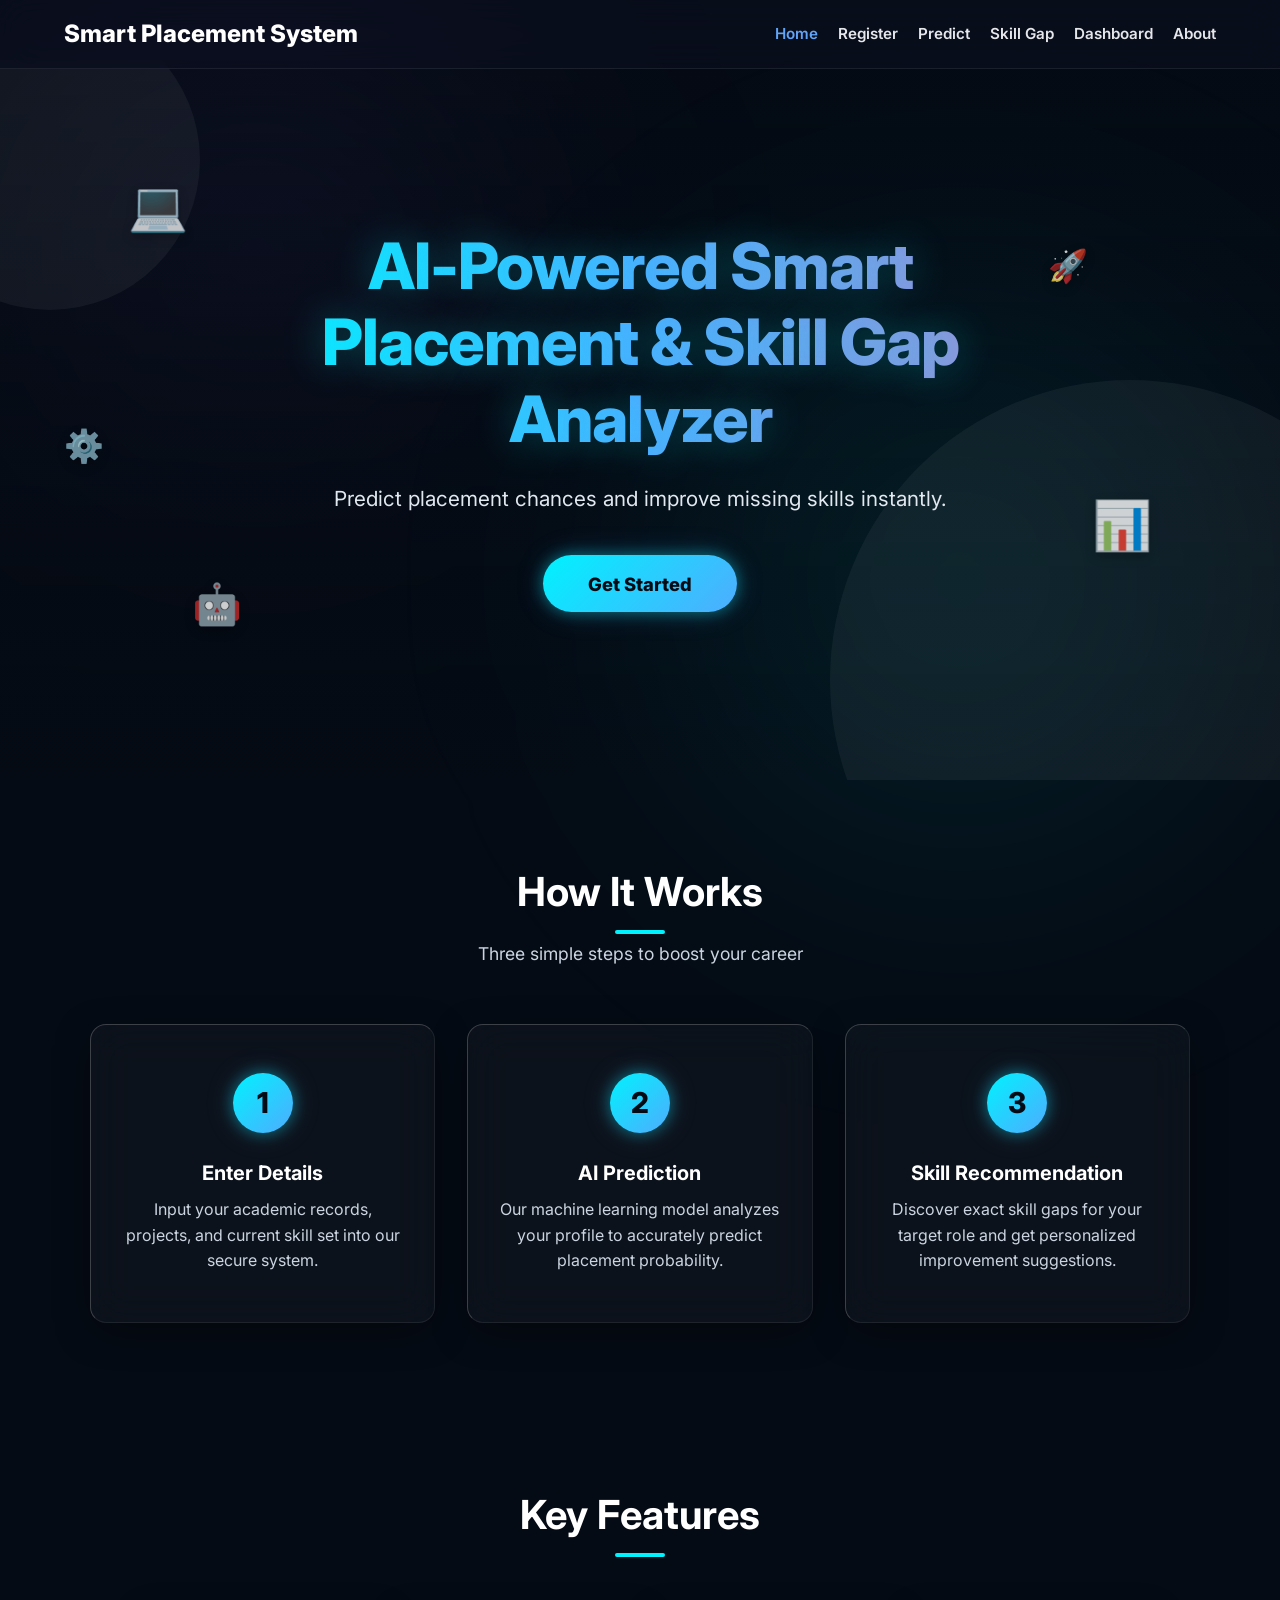
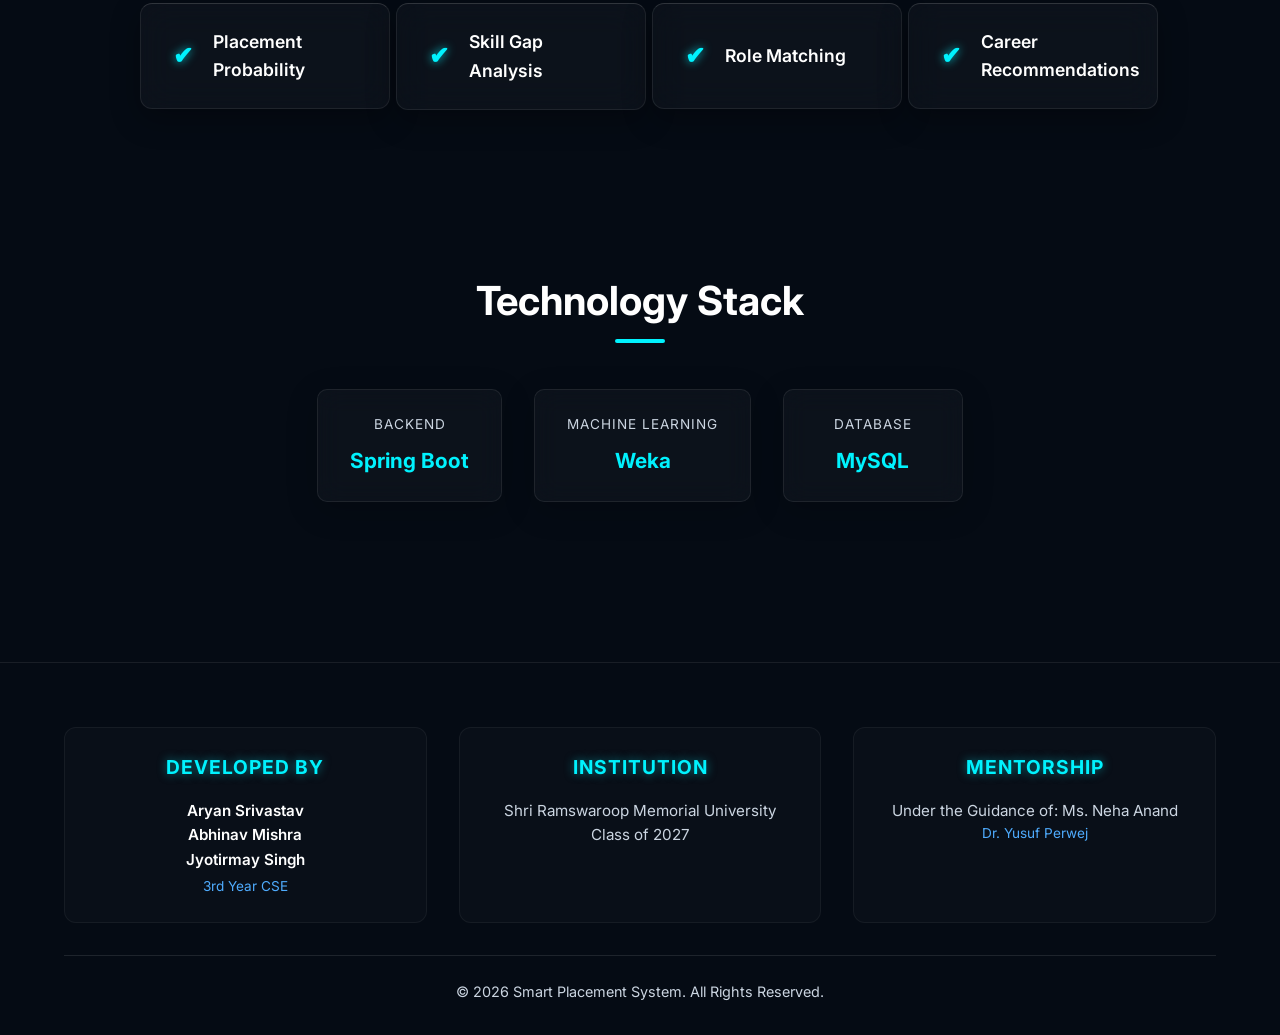
<file: index.html>
<!DOCTYPE html>
<html lang="en">
<head>
    <meta charset="UTF-8">
    <meta name="viewport" content="width=device-width, initial-scale=1.0">
    <title>Smart Placement System</title>
    <link rel="stylesheet" href="styles.css">
    <link href="https://fonts.googleapis.com/css2?family=Inter:wght@400;600;800&display=swap" rel="stylesheet">
</head>
<body>
    <!-- 1. Navbar -->
    <nav class="navbar">
        <h2>Smart Placement System</h2>
        <ul class="nav-links">
            <li><a href="index.html" class="active">Home</a></li>
            <li><a href="register.html">Register</a></li>
            <li><a href="predict.html">Predict</a></li>
            <li><a href="skillgap.html">Skill Gap</a></li>
            <li><a href="dashboard.html">Dashboard</a></li>
            <li><a href="about.html">About</a></li>
        </ul>
        <div class="menu-toggle">☰</div>
    </nav>

    <!-- 2. Hero Section -->
    <header class="hero">
        <!-- Background Video -->
        <video autoplay loop muted playsinline class="video-bg">
            <source src="https://assets.mixkit.co/videos/preview/mixkit-abstract-technology-network-lines-and-dots-27351-large.mp4" type="video/mp4">
        </video>
        
        <div class="hero-content">
            <h1>AI-Powered Smart Placement & Skill Gap Analyzer</h1>
            <p>Predict placement chances and improve missing skills instantly.</p>
            <button class="cta-btn" onclick="location.href='predict.html'">Get Started</button>
        </div>
        
        <!-- Decorative shapes to make background richer -->
        <div class="shape shape-1"></div>
        <div class="shape shape-2"></div>

        <!-- Floating Tech Emojis -->
        <div class="floating-emoji e-1">💻</div>
        <div class="floating-emoji e-2">🚀</div>
        <div class="floating-emoji e-3">🤖</div>
        <div class="floating-emoji e-4">📊</div>
        <div class="floating-emoji e-5">⚙️</div>
    </header>

    <!-- 3. How It Works Section -->
    <section class="section how-it-works-section">
        <div class="section-header">
            <h2>How It Works</h2>
            <p>Three simple steps to boost your career</p>
        </div>
        <div class="how-it-works">
            <div class="card">
                <div class="icon-wrapper"><span class="step-num">1</span></div>
                <h3>Enter Details</h3>
                <p>Input your academic records, projects, and current skill set into our secure system.</p>
            </div>
            <div class="card">
                <div class="icon-wrapper"><span class="step-num">2</span></div>
                <h3>AI Prediction</h3>
                <p>Our machine learning model analyzes your profile to accurately predict placement probability.</p>
            </div>
            <div class="card">
                <div class="icon-wrapper"><span class="step-num">3</span></div>
                <h3>Skill Recommendation</h3>
                <p>Discover exact skill gaps for your target role and get personalized improvement suggestions.</p>
            </div>
        </div>
    </section>

    <!-- 4. Features Section -->
    <section class="section features-section">
        <div class="section-header">
            <h2>Key Features</h2>
        </div>
        <div class="features">
            <div class="feature-box">
                <div class="check-icon">✔</div>
                <span>Placement Probability</span>
            </div>
            <div class="feature-box">
                <div class="check-icon">✔</div>
                <span>Skill Gap Analysis</span>
            </div>
            <div class="feature-box">
                <div class="check-icon">✔</div>
                <span>Role Matching</span>
            </div>
            <div class="feature-box">
                <div class="check-icon">✔</div>
                <span>Career Recommendations</span>
            </div>
        </div>
    </section>

    <!-- 5. Tech Stack Section -->
    <section class="section tech-stack-section">
        <div class="section-header">
            <h2>Technology Stack</h2>
        </div>
        <div class="tech-stack">
            <div class="tech-card">
                <span class="tech-title">Backend</span>
                <strong class="tech-name">Spring Boot</strong>
            </div>
            <div class="tech-card">
                <span class="tech-title">Machine Learning</span>
                <strong class="tech-name">Weka</strong>
            </div>
            <div class="tech-card">
                <span class="tech-title">Database</span>
                <strong class="tech-name">MySQL</strong>
            </div>
        </div>
    </section>

    <!-- 6. Footer -->
    <footer class="footer">
        <div class="footer-content">
            <div class="footer-details">
                <h3>Developed By</h3>
                <p class="name"><a href="https://www.linkedin.com/in/aryan-srivastav-42462b19b" target="_blank" class="linkedin-link">Aryan Srivastav</a><br>Abhinav Mishra<br>Jyotirmay Singh</p>
                <p class="role">3rd Year CSE</p>
            </div>
            <div class="footer-details">
                <h3>Institution</h3>
                <p>Shri Ramswaroop Memorial University</p>
                <p>Class of 2027</p>
            </div>
            <div class="footer-details">
                <h3>Mentorship</h3>
                <p>Under the Guidance of: Ms. Neha Anand</p>
                <p class="guide">Dr. Yusuf Perwej</p>
            </div>
        </div>
        <div class="footer-bottom">
            <p>&copy; 2026 Smart Placement System. All Rights Reserved.</p>
        </div>
    </footer>

    <script src="script.js"></script>
</body>
</html>
</file>
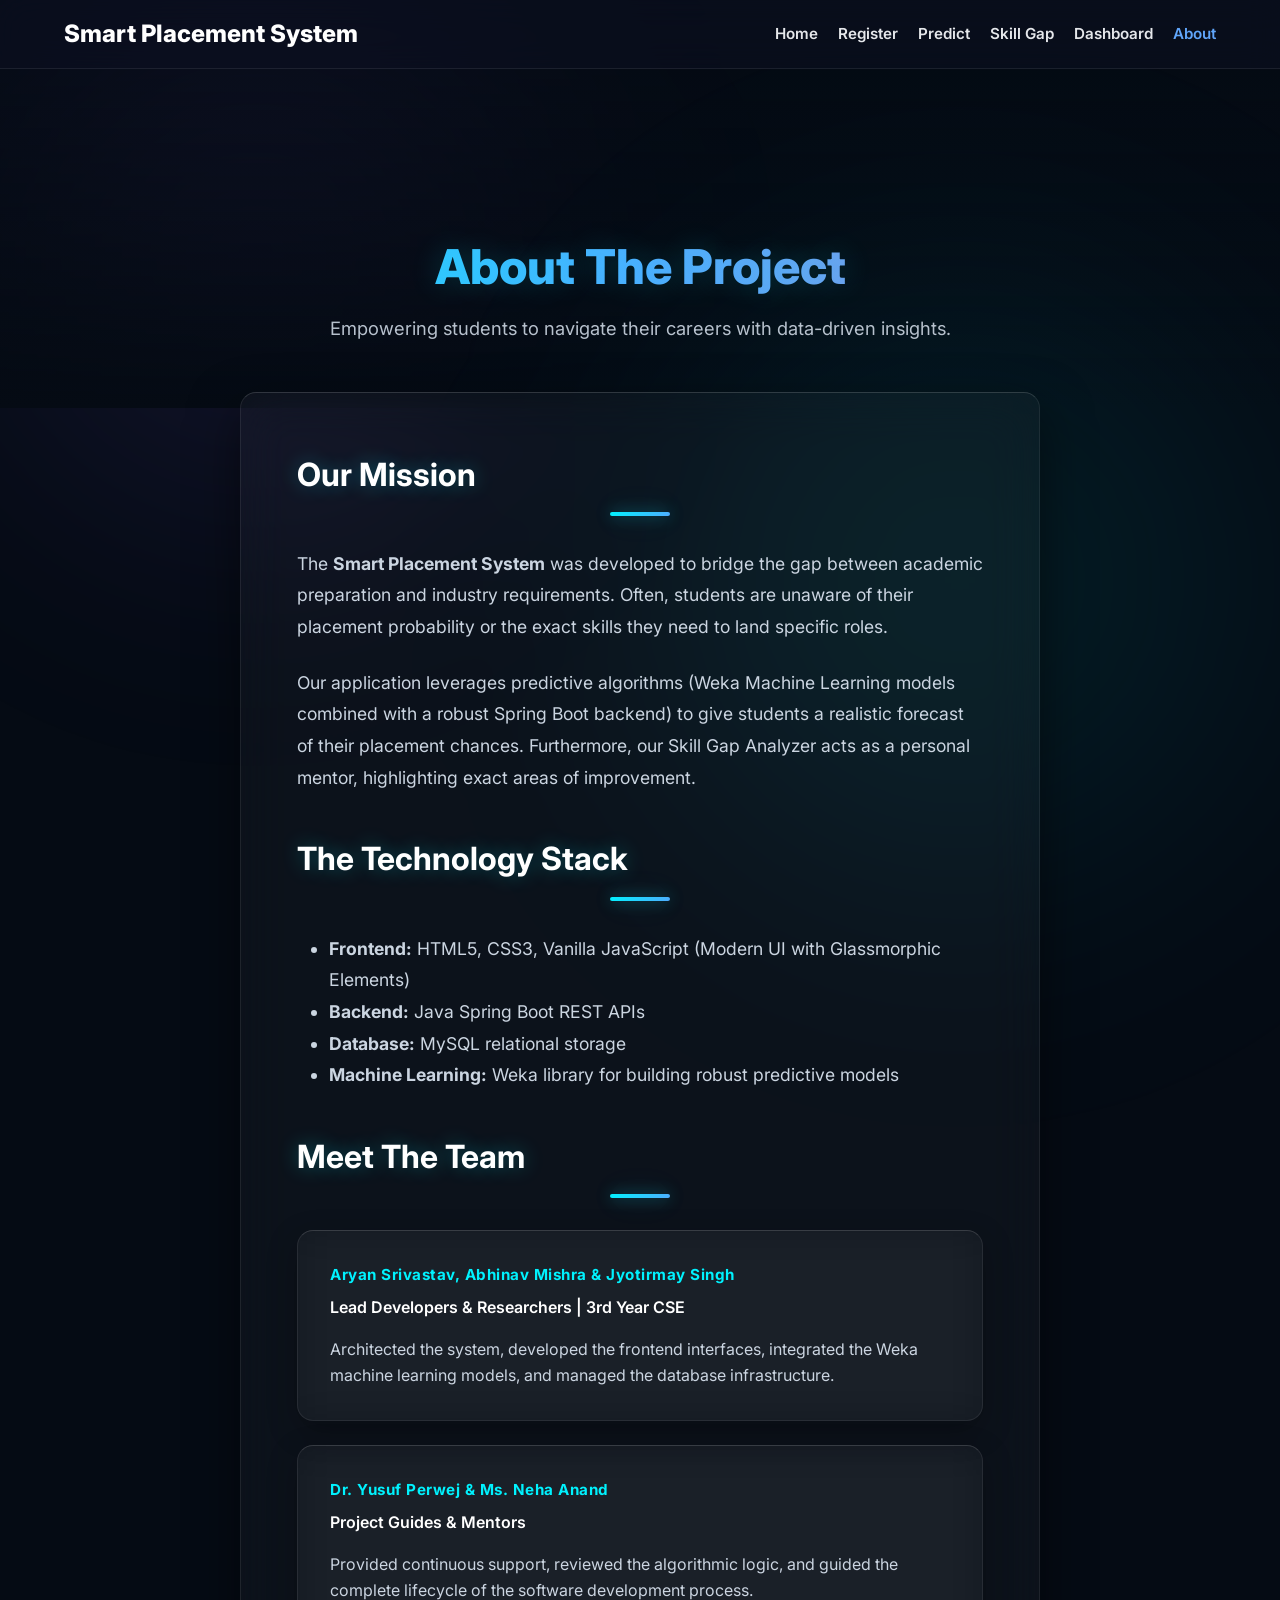
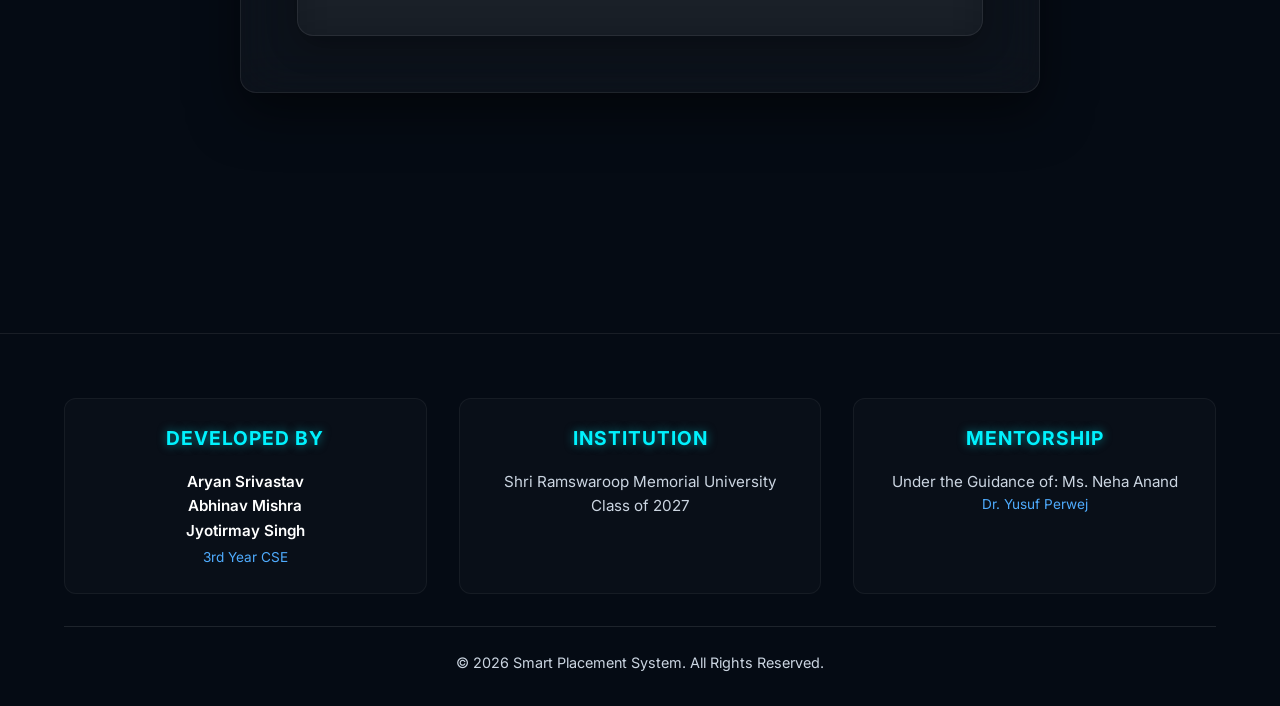
<file: about.html>
<!DOCTYPE html>
<html lang="en">
<head>
    <meta charset="UTF-8">
    <meta name="viewport" content="width=device-width, initial-scale=1.0">
    <title>About | Smart Placement System</title>
    <link rel="stylesheet" href="styles.css">
    <link href="https://fonts.googleapis.com/css2?family=Inter:wght@400;600;800&display=swap" rel="stylesheet">
</head>
<body class="subpage">
    <!-- Navbar -->
    <nav class="navbar">
        <h2>Smart Placement System</h2>
        <ul class="nav-links">
            <li><a href="index.html">Home</a></li>
            <li><a href="register.html">Register</a></li>
            <li><a href="predict.html">Predict</a></li>
            <li><a href="skillgap.html">Skill Gap</a></li>
            <li><a href="dashboard.html">Dashboard</a></li>
            <li><a href="about.html" class="active">About</a></li>
        </ul>
        <div class="menu-toggle">☰</div>
    </nav>

    <!-- Page Header -->
    <header class="page-header">
        <!-- Background Video -->
        <video autoplay loop muted playsinline class="video-bg">
            <source src="https://assets.mixkit.co/videos/preview/mixkit-abstract-technology-network-lines-and-dots-27351-large.mp4" type="video/mp4">
        </video>
        <div class="header-content">
            <h1>About The Project</h1>
            <p>Empowering students to navigate their careers with data-driven insights.</p>
        </div>
    </header>

    <!-- Main About Content -->
    <section class="section" style="padding-top: 0; margin-top: -3rem;">
        <div class="form-container" style="max-width: 800px; text-align: left;">
            <h2 style="text-align: left; margin-bottom: 2rem;">Our Mission</h2>
            <p style="margin-bottom: 1.5rem; font-size: 1.1rem; line-height: 1.8; color: var(--text-muted);">
                The <strong>Smart Placement System</strong> was developed to bridge the gap between academic preparation and industry requirements. Often, students are unaware of their placement probability or the exact skills they need to land specific roles.
            </p>
            <p style="margin-bottom: 2.5rem; font-size: 1.1rem; line-height: 1.8; color: var(--text-muted);">
                Our application leverages predictive algorithms (Weka Machine Learning models combined with a robust Spring Boot backend) to give students a realistic forecast of their placement chances. Furthermore, our Skill Gap Analyzer acts as a personal mentor, highlighting exact areas of improvement.
            </p>

            <h2 style="text-align: left; margin-bottom: 2rem;">The Technology Stack</h2>
            <ul style="margin-bottom: 2.5rem; margin-left: 2rem; color: var(--text-muted); line-height: 1.8; font-size: 1.1rem;">
                <li><strong>Frontend:</strong> HTML5, CSS3, Vanilla JavaScript (Modern UI with Glassmorphic Elements)</li>
                <li><strong>Backend:</strong> Java Spring Boot REST APIs</li>
                <li><strong>Database:</strong> MySQL relational storage</li>
                <li><strong>Machine Learning:</strong> Weka library for building robust predictive models</li>
            </ul>

            <h2 style="text-align: left; margin-bottom: 2rem;">Meet The Team</h2>
            
            <div class="dash-card" style="margin-bottom: 1.5rem; text-align: left; padding: 2rem;">
                <h3 style="color: var(--accent); margin-bottom: 0.5rem; text-transform: none;">Aryan Srivastav, Abhinav Mishra & Jyotirmay Singh</h3>
                <p style="color: var(--text-main); font-weight: 600;">Lead Developers & Researchers | 3rd Year CSE</p>
                <p style="color: var(--text-muted); margin-top: 1rem;">Architected the system, developed the frontend interfaces, integrated the Weka machine learning models, and managed the database infrastructure.</p>
            </div>

            <div class="dash-card" style="text-align: left; padding: 2rem;">
                <h3 style="color: var(--accent); margin-bottom: 0.5rem; text-transform: none;">Dr. Yusuf Perwej & Ms. Neha Anand</h3>
                <p style="color: var(--text-main); font-weight: 600;">Project Guides & Mentors</p>
                <p style="color: var(--text-muted); margin-top: 1rem;">Provided continuous support, reviewed the algorithmic logic, and guided the complete lifecycle of the software development process.</p>
            </div>

        </div>
    </section>

    <footer class="footer">
        <div class="footer-content">
            <div class="footer-details">
                <h3>Developed By</h3>
                <p class="name"><a href="https://www.linkedin.com/in/aryan-srivastav-42462b19b" target="_blank" class="linkedin-link">Aryan Srivastav</a><br>Abhinav Mishra<br>Jyotirmay Singh</p>
                <p class="role">3rd Year CSE</p>
            </div>
            <div class="footer-details">
                <h3>Institution</h3>
                <p>Shri Ramswaroop Memorial University</p>
                <p>Class of 2027</p>
            </div>
            <div class="footer-details">
                <h3>Mentorship</h3>
                <p>Under the Guidance of: Ms. Neha Anand</p>
                <p class="guide">Dr. Yusuf Perwej</p>
            </div>
        </div>
        <div class="footer-bottom">
            <p>&copy; 2026 Smart Placement System. All Rights Reserved.</p>
        </div>
    </footer>

    <script src="script.js"></script>
</body>
</html>
</file>
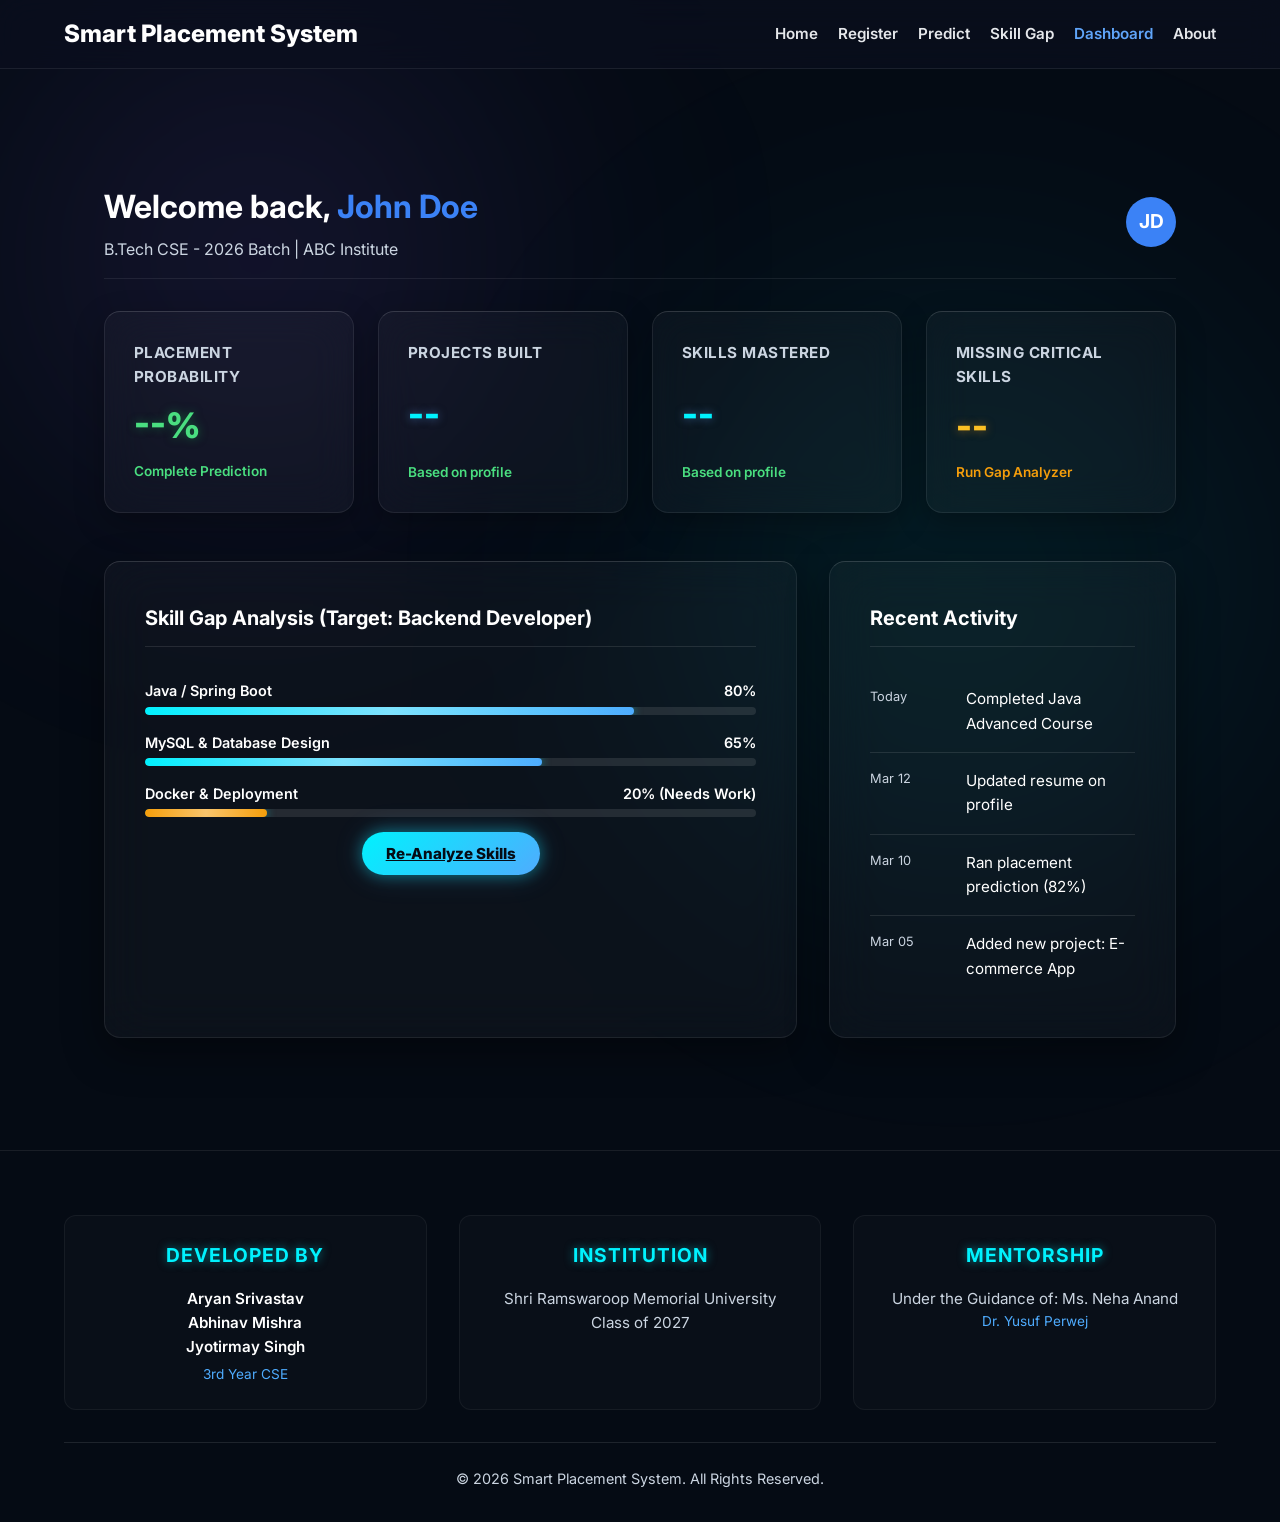
<file: dashboard.html>
<!DOCTYPE html>
<html lang="en">
<head>
    <meta charset="UTF-8">
    <meta name="viewport" content="width=device-width, initial-scale=1.0">
    <title>Student Dashboard | Smart Placement System</title>
    <link rel="stylesheet" href="styles.css">
    <link href="https://fonts.googleapis.com/css2?family=Inter:wght@400;600;800&display=swap" rel="stylesheet">
</head>
<body class="subpage">
    <!-- Navbar -->
    <nav class="navbar">
        <h2>Smart Placement System</h2>
        <ul class="nav-links">
            <li><a href="index.html">Home</a></li>
            <li><a href="register.html">Register</a></li>
            <li><a href="predict.html">Predict</a></li>
            <li><a href="skillgap.html">Skill Gap</a></li>
            <li><a href="dashboard.html" class="active">Dashboard</a></li>
            <li><a href="about.html">About</a></li>
        </ul>
        <div class="menu-toggle">☰</div>
    </nav>

    <!-- Dashboard Main Area -->
    <main class="dashboard-container" style="margin-top: 5rem;">
        
        <header class="dashboard-header">
            <div>
                <h1>Welcome back, <span style="color: var(--primary);">John Doe</span></h1>
                <p style="color: var(--text-muted); margin-top: 0.25rem;">B.Tech CSE - 2026 Batch | ABC Institute</p>
            </div>
            <div class="user-profile">
                <div class="avatar">JD</div>
            </div>
        </header>

        <!-- KPI Grid -->
        <div class="dashboard-grid">
            <div class="dash-card">
                <h3>Placement Probability</h3>
                <div class="value success" id="dash-prob">--%</div>
                <div class="trend" id="dash-prob-trend">Complete Prediction</div>
            </div>
            <div class="dash-card">
                <h3>Projects Built</h3>
                <div class="value primary" id="dash-proj">--</div>
                <div class="trend">Based on profile</div>
            </div>
            <div class="dash-card">
                <h3>Skills Mastered</h3>
                <div class="value primary" id="dash-skills">--</div>
                <div class="trend">Based on profile</div>
            </div>
            <div class="dash-card">
                <h3>Missing Critical Skills</h3>
                <div class="value warning" id="dash-missing">--</div>
                <div class="trend" style="color: #f59e0b;" id="dash-missing-trend">Run Gap Analyzer</div>
            </div>
        </div>

        <div class="dashboard-content-grid">
            
            <!-- Left Panel: Skill Analysis -->
            <section class="panel">
                <h2>Skill Gap Analysis (Target: Backend Developer)</h2>
                
                <div class="skills-wrapper" style="margin-top: 2rem;">
                    
                    <div class="skill-bar">
                        <div class="label-row">
                            <span>Java / Spring Boot</span>
                            <span>80%</span>
                        </div>
                        <div class="progress-track">
                            <div class="progress-fill" style="width: 80%;"></div>
                        </div>
                    </div>

                    <div class="skill-bar">
                        <div class="label-row">
                            <span>MySQL & Database Design</span>
                            <span>65%</span>
                        </div>
                        <div class="progress-track">
                            <div class="progress-fill" style="width: 65%;"></div>
                        </div>
                    </div>

                    <div class="skill-bar">
                        <div class="label-row">
                            <span>Docker & Deployment</span>
                            <span>20% (Needs Work)</span>
                        </div>
                        <div class="progress-track">
                            <div class="progress-fill" style="width: 20%; background: #f59e0b;"></div>
                        </div>
                    </div>

                    <div style="margin-top: 1.5rem; text-align: center;">
                        <a href="skillgap.html" class="cta-btn" style="padding: 0.75rem 1.5rem; font-size: 0.95rem;">Re-Analyze Skills</a>
                    </div>

                </div>
            </section>

            <!-- Right Panel: Recent Activity & Jobs -->
            <section class="panel">
                <h2>Recent Activity</h2>
                <ul class="activity-list">
                    <li>
                        <span class="activity-date">Today</span>
                        <span class="activity-detail">Completed Java Advanced Course</span>
                    </li>
                    <li>
                        <span class="activity-date">Mar 12</span>
                        <span class="activity-detail">Updated resume on profile</span>
                    </li>
                    <li>
                        <span class="activity-date">Mar 10</span>
                        <span class="activity-detail">Ran placement prediction (82%)</span>
                    </li>
                    <li>
                        <span class="activity-date">Mar 05</span>
                        <span class="activity-detail">Added new project: E-commerce App</span>
                    </li>
                </ul>
            </section>

        </div>

    </main>

    <!-- Footer -->
    <footer class="footer">
        <div class="footer-content">
            <div class="footer-details">
                <h3>Developed By</h3>
                <p class="name"><a href="https://www.linkedin.com/in/aryan-srivastav-42462b19b" target="_blank" class="linkedin-link">Aryan Srivastav</a><br>Abhinav Mishra<br>Jyotirmay Singh</p>
                <p class="role">3rd Year CSE</p>
            </div>
            <div class="footer-details">
                <h3>Institution</h3>
                <p>Shri Ramswaroop Memorial University</p>
                <p>Class of 2027</p>
            </div>
            <div class="footer-details">
                <h3>Mentorship</h3>
                <p>Under the Guidance of: Ms. Neha Anand</p>
                <p class="guide">Dr. Yusuf Perwej</p>
            </div>
        </div>
        <div class="footer-bottom">
            <p>&copy; 2026 Smart Placement System. All Rights Reserved.</p>
        </div>
    </footer>

    <script src="script.js"></script>
</body>
</html>
</file>
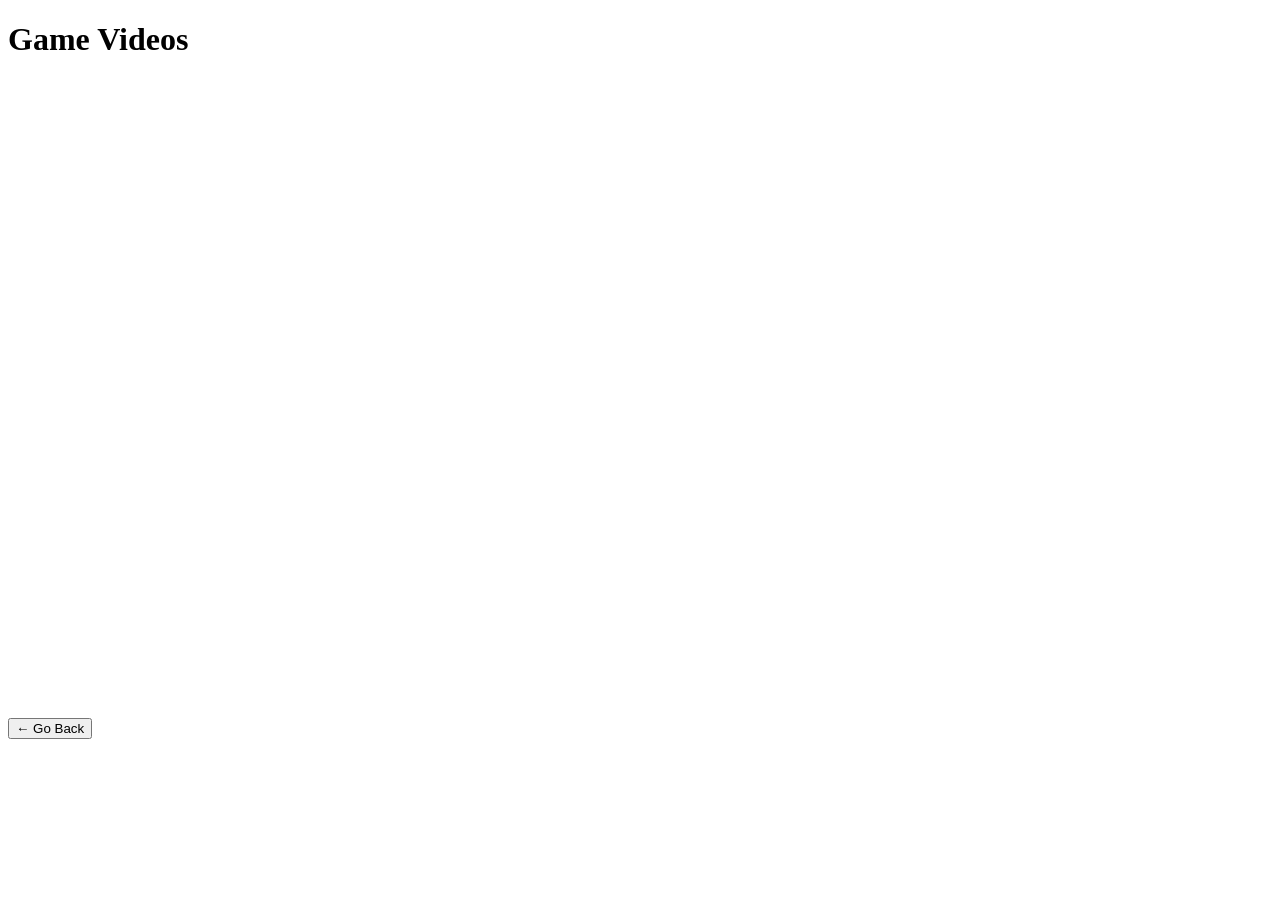
<file: gaming.html>
<!DOCTYPE html>
<html lang="en">
<head>
    <meta charset="UTF-8">
    <meta name="viewport" content="width=device-width, initial-scale=1.0">
    <title>Gaming |DF YouTube</title>
</head>
<body>
    <h1>Game Videos</h1>
    <div>
     <iframe width="560" height="315" src="https://www.youtube.com/embed/dP1ZtdzMbBY?si=z_oKJGIVi2dFJGWx" title="YouTube video player" frameborder="0" allow="accelerometer; 
     autoplay; clipboard-write; encrypted-media; gyroscope; picture-in-picture; web-share" referrerpolicy="strict-origin-when-cross-origin" allowfullscreen></iframe>

     <iframe width="560" height="315" src="https://www.youtube.com/embed/VQRLujxTm3c?si=aJrAgSLx502OzOuN" title="YouTube video player" frameborder="0" allow="accelerometer; 
     autoplay; clipboard-write; encrypted-media; gyroscope; picture-in-picture; web-share" referrerpolicy="strict-origin-when-cross-origin" allowfullscreen></iframe>

     <iframe width="560" height="315" src="https://www.youtube.com/embed/qIcTM8WXFjk?si=uX531oQQ_L-6OUwr" title="YouTube video player" frameborder="0" allow="accelerometer; 
     autoplay; clipboard-write; encrypted-media; gyroscope; picture-in-picture; web-share" referrerpolicy="strict-origin-when-cross-origin" allowfullscreen></iframe>

     <iframe width="560" height="315" src="https://www.youtube.com/embed/Wsv5trQ9gUY?si=HfS38ucx9oTYBpz1" title="YouTube video player" frameborder="0" allow="accelerometer; 
     autoplay; clipboard-write; encrypted-media; gyroscope; picture-in-picture; web-share" referrerpolicy="strict-origin-when-cross-origin" allowfullscreen></iframe>

    </div>
    <div>
        <a href="index.html"><button>&larr; Go Back</button></a>
    </div>
</body>
</html>
</file>
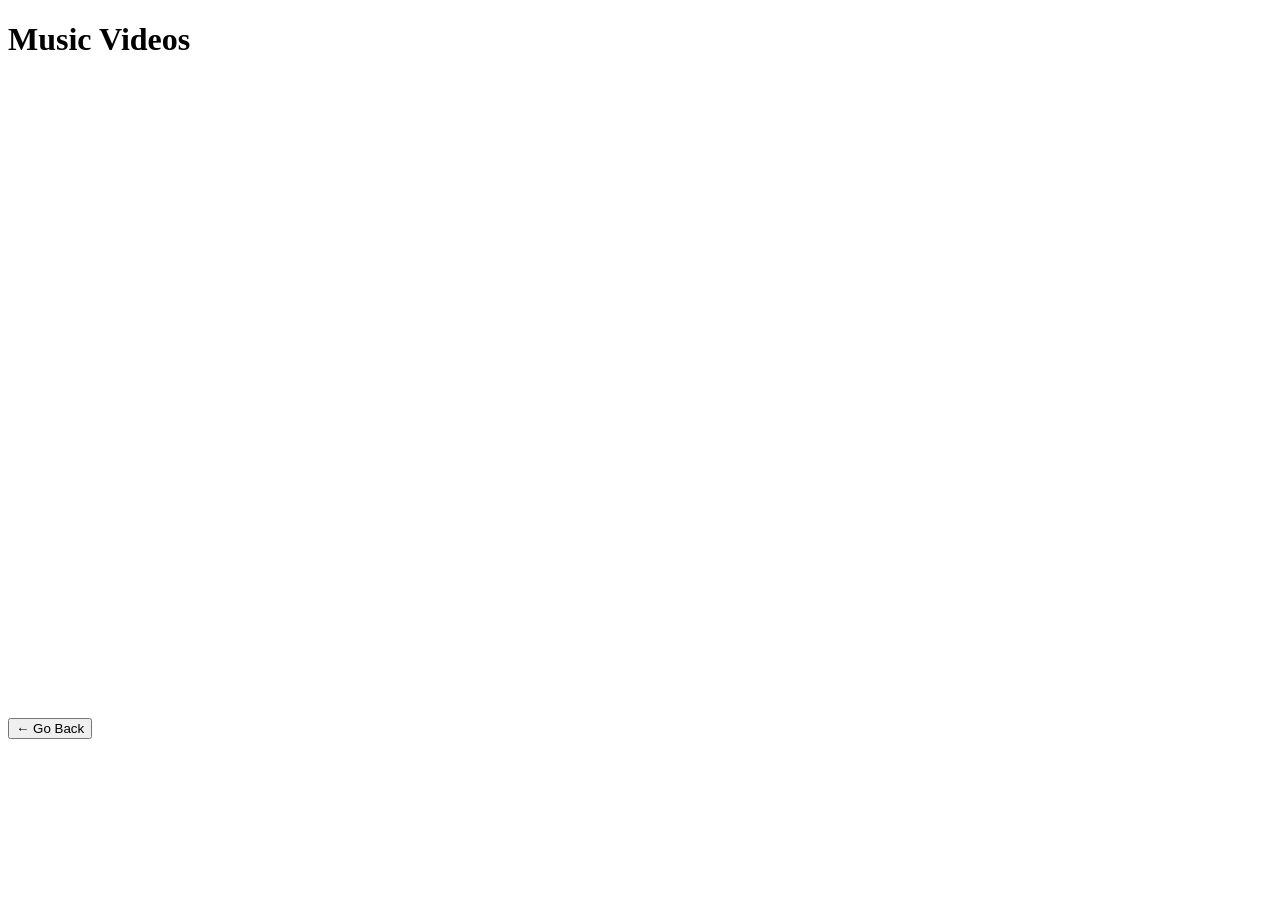
<file: music.html>
<!DOCTYPE html>
<html lang="en">
<head>
    <meta charset="UTF-8">
    <meta name="viewport" content="width=device-width, initial-scale=1.0">
    <title>Music</title>
</head>
<body>
    <h1>Music Videos</h1>
    <div>
    <iframe width="560" height="315" src="https://www.youtube.com/embed/Gp1RNYBckBs?si=hoVviVgT4ndWdb72" title="YouTube video player" frameborder="0" allow="accelerometer; 
    autoplay; clipboard-write; encrypted-media; gyroscope; picture-in-picture; web-share" referrerpolicy="strict-origin-when-cross-origin" allowfullscreen></iframe>

    <iframe width="560" height="315" src="https://www.youtube.com/embed/suk3mW0tDPA?si=8pKLx3G3ytGzL66F" title="YouTube video player" frameborder="0" allow="accelerometer; 
    autoplay; clipboard-write; encrypted-media; gyroscope; picture-in-picture; web-share" referrerpolicy="strict-origin-when-cross-origin" allowfullscreen></iframe>

    <iframe width="560" height="315" src="https://www.youtube.com/embed/IWYhOgVmOZk?si=TkVwk4ZDkYsL8Xpo" title="YouTube video player" frameborder="0" allow="accelerometer; 
    autoplay; clipboard-write; encrypted-media; gyroscope; picture-in-picture; web-share" referrerpolicy="strict-origin-when-cross-origin" allowfullscreen></iframe>

    <iframe width="560" height="315" src="https://www.youtube.com/embed/d4OwfB-FOEQ?si=nLRp5D28Xq-Agp90" title="YouTube video player" frameborder="0" allow="accelerometer; 
    autoplay; clipboard-write; encrypted-media; gyroscope; picture-in-picture; web-share" referrerpolicy="strict-origin-when-cross-origin" allowfullscreen></iframe>

    <div><a href="index.html"><button>&larr; Go Back</button></a></div>
    </div>
</body>
</html>
</file>
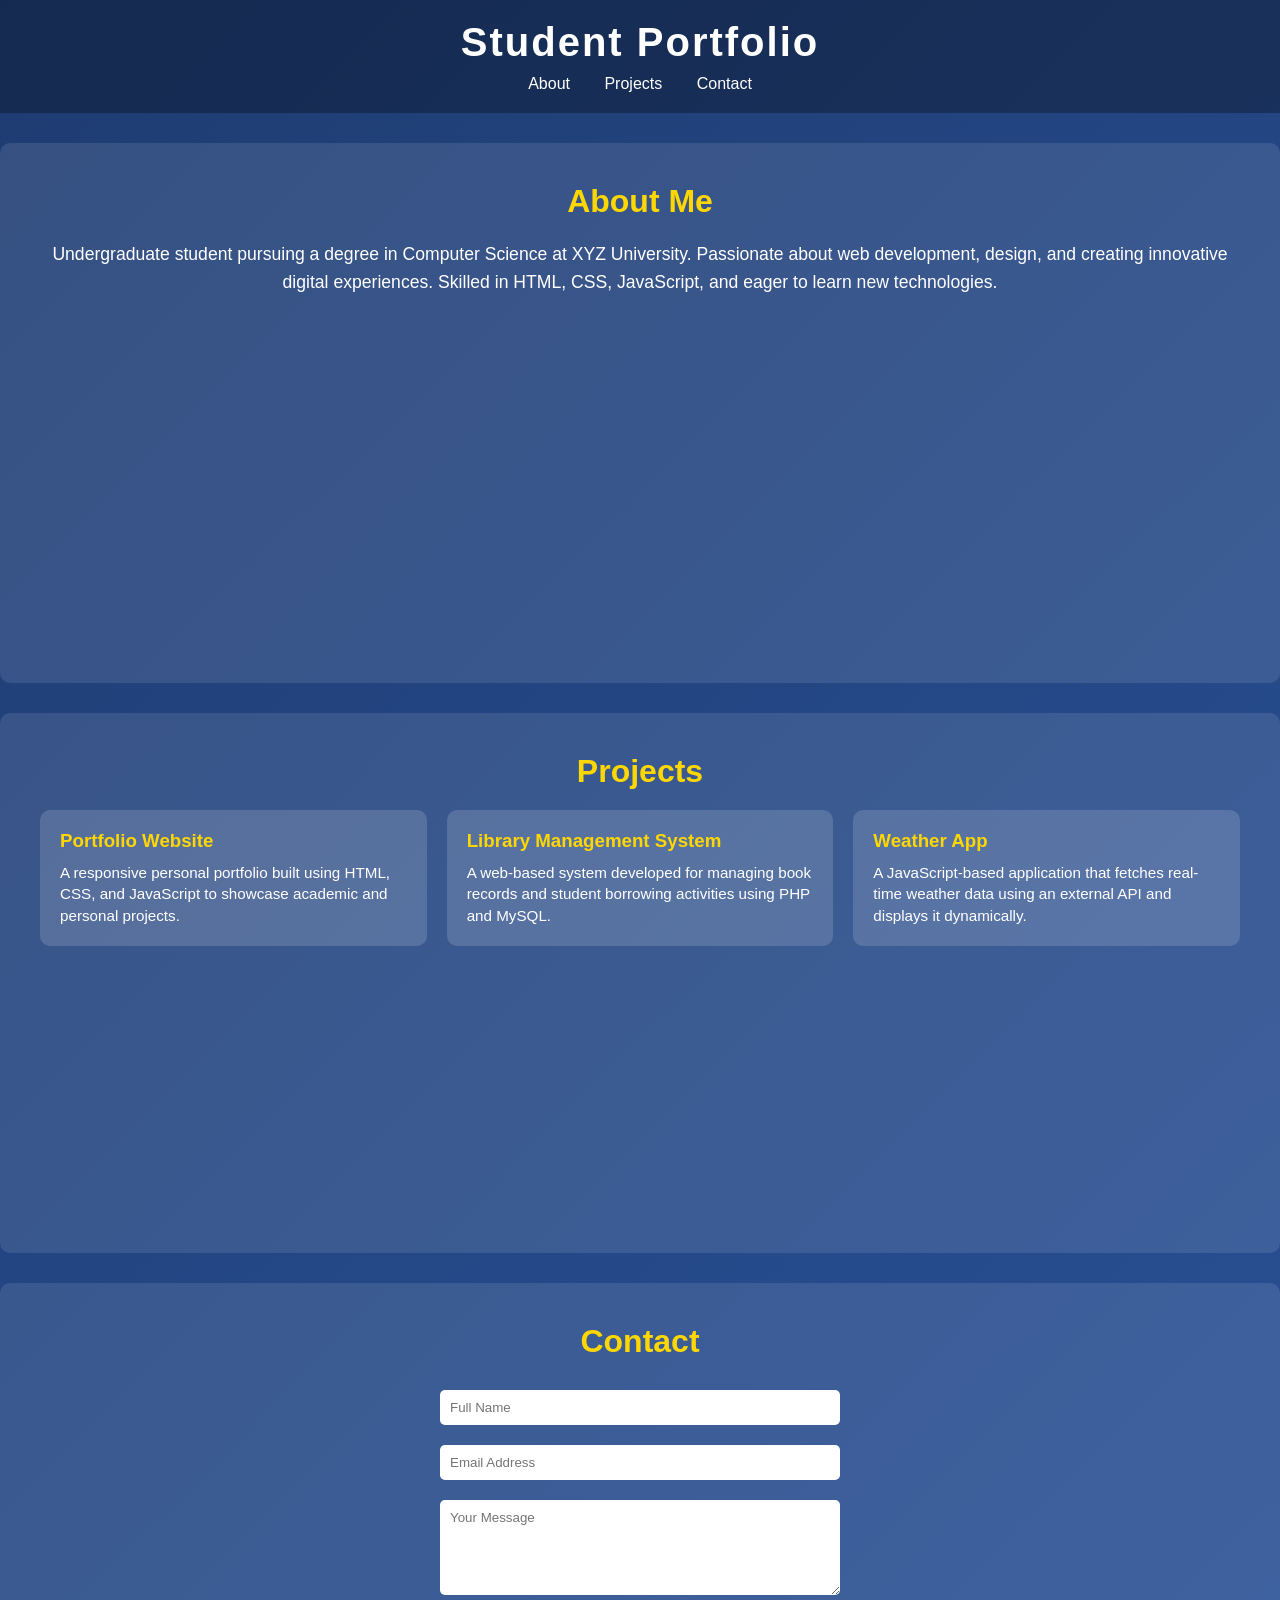
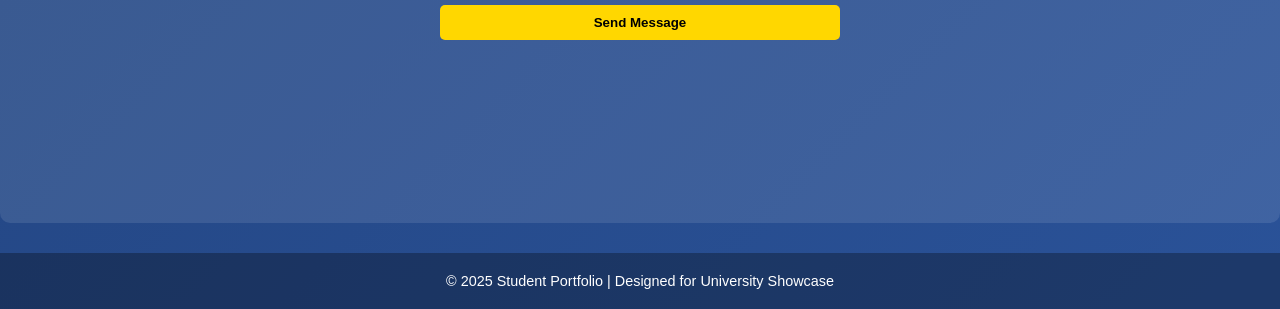
<file: new.html>
<!DOCTYPE html>
<html lang="en">

<head>
    <meta charset="UTF-8">
    <meta name="viewport" content="width=device-width, initial-scale=1.0">
    <title>University Student Portfolio</title>
    <style>
        * {
            margin: 0;
            padding: 0;
            box-sizing: border-box;
            font-family: 'Poppins', sans-serif
        }

        body {
            background: linear-gradient(135deg, #1e3c72, #2a5298);
            color: #fff;
            min-height: 100vh
        }

        header {
            background: rgba(0, 0, 0, 0.3);
            padding: 20px 0;
            text-align: center
        }

        header h1 {
            font-size: 2.5em;
            letter-spacing: 2px
        }

        nav {
            margin-top: 10px
        }

        nav a {
            color: #fff;
            text-decoration: none;
            margin: 0 15px;
            font-weight: 500;
            transition: color 0.3s
        }

        nav a:hover {
            color: #ffd700
        }

        section {
            padding: 60px 10%;
            min-height: 60vh
        }

        #about,
        #projects,
        #contact {
            background: rgba(255, 255, 255, 0.1);
            margin: 30px 0;
            border-radius: 10px;
            padding: 40px
        }

        #about h2,
        #projects h2,
        #contact h2 {
            text-align: center;
            margin-bottom: 20px;
            font-size: 2em;
            color: #ffd700
        }

        #about p {
            text-align: center;
            line-height: 1.6;
            font-size: 1.1em
        }

        .project-grid {
            display: grid;
            grid-template-columns: repeat(auto-fit, minmax(250px, 1fr));
            gap: 20px
        }

        .project {
            background: rgba(255, 255, 255, 0.15);
            padding: 20px;
            border-radius: 10px;
            transition: transform 0.3s
        }

        .project:hover {
            transform: translateY(-5px)
        }

        .project h3 {
            color: #ffd700;
            margin-bottom: 10px
        }

        .project p {
            font-size: 0.95em;
            line-height: 1.4
        }

        form {
            display: flex;
            flex-direction: column;
            max-width: 400px;
            margin: 0 auto
        }

        form input,
        form textarea {
            margin: 10px 0;
            padding: 10px;
            border: none;
            border-radius: 5px
        }

        form button {
            background: #ffd700;
            color: #000;
            padding: 10px;
            border: none;
            border-radius: 5px;
            font-weight: bold;
            cursor: pointer;
            transition: background 0.3s
        }

        form button:hover {
            background: #fff
        }

        footer {
            text-align: center;
            padding: 20px;
            background: rgba(0, 0, 0, 0.3);
            font-size: 0.9em
        }
    </style>
</head>

<body>
    <header>
        <h1>Student Portfolio</h1>
        <nav> <a href="#about">About</a> <a href="#projects">Projects</a> <a href="#contact">Contact</a> </nav>
    </header>
    <section id="about">
        <h2>About Me</h2>
        <p>Undergraduate student pursuing a degree in Computer Science at XYZ University. Passionate about web
            development, design, and creating innovative digital experiences. Skilled in HTML, CSS, JavaScript, and
            eager to learn new technologies.</p>
    </section>
    <section id="projects">
        <h2>Projects</h2>
        <div class="project-grid">
            <div class="project">
                <h3>Portfolio Website</h3>
                <p>A responsive personal portfolio built using HTML, CSS, and JavaScript to showcase academic and
                    personal projects.</p>
            </div>
            <div class="project">
                <h3>Library Management System</h3>
                <p>A web-based system developed for managing book records and student borrowing activities using PHP and
                    MySQL.</p>
            </div>
            <div class="project">
                <h3>Weather App</h3>
                <p>A JavaScript-based application that fetches real-time weather data using an external API and displays
                    it dynamically.</p>
            </div>
        </div>
    </section>
    <section id="contact">
        <h2>Contact</h2>
        <form id="contactForm"> <input type="text" id="name" placeholder="Full Name" required> <input type="email"
                id="email" placeholder="Email Address" required> <textarea id="message" rows="5"
                placeholder="Your Message" required></textarea> <button type="submit">Send Message</button> </form>
    </section>
    <footer>
        <p>© 2025 Student Portfolio | Designed for University Showcase</p>
    </footer>
    <script> document.getElementById('contactForm').addEventListener('submit', function (e) { e.preventDefault(); alert('Message sent successfully!'); this.reset(); }); </script>
</body>

</html>
</file>
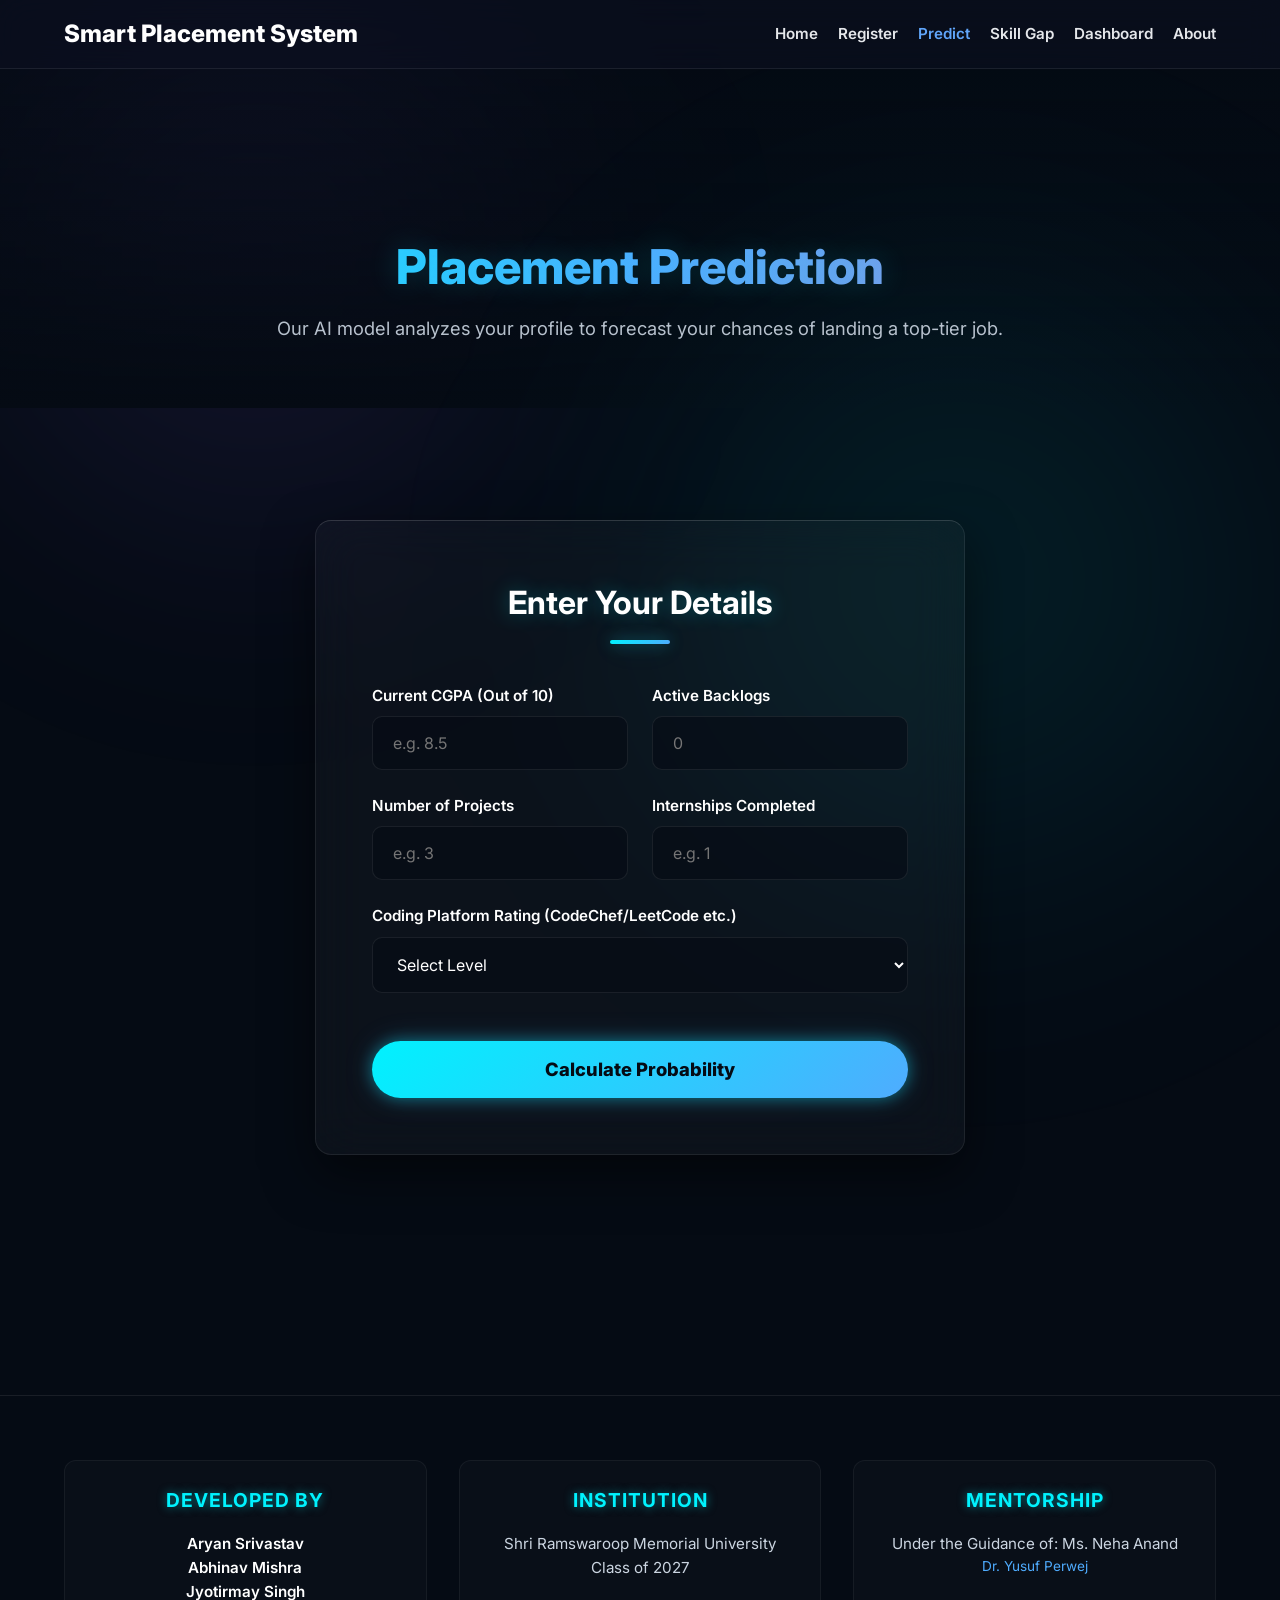
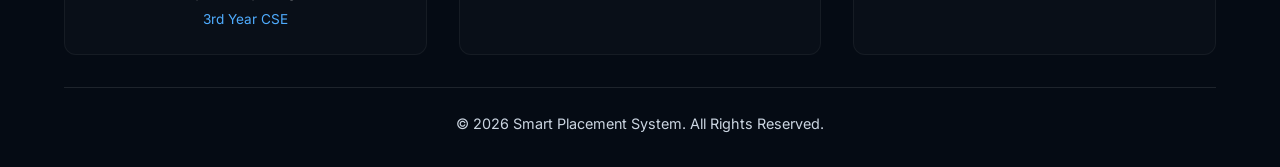
<file: predict.html>
<!DOCTYPE html>
<html lang="en">
<head>
    <meta charset="UTF-8">
    <meta name="viewport" content="width=device-width, initial-scale=1.0">
    <title>Placement Prediction | Smart Placement System</title>
    <link rel="stylesheet" href="styles.css">
    <link href="https://fonts.googleapis.com/css2?family=Inter:wght@400;600;800&display=swap" rel="stylesheet">
</head>
<body class="subpage">
    <!-- Navbar -->
    <nav class="navbar">
        <h2>Smart Placement System</h2>
        <ul class="nav-links">
            <li><a href="index.html">Home</a></li>
            <li><a href="register.html">Register</a></li>
            <li><a href="predict.html" class="active">Predict</a></li>
            <li><a href="skillgap.html">Skill Gap</a></li>
            <li><a href="dashboard.html">Dashboard</a></li>
            <li><a href="about.html">About</a></li>
        </ul>
        <div class="menu-toggle">☰</div>
    </nav>

    <!-- Page Header -->
    <header class="page-header">
        <!-- Background Video -->
        <video autoplay loop muted playsinline class="video-bg">
            <source src="https://assets.mixkit.co/videos/preview/mixkit-abstract-technology-network-lines-and-dots-27351-large.mp4" type="video/mp4">
        </video>
        <div class="header-content">
            <h1>Placement Prediction</h1>
            <p>Our AI model analyzes your profile to forecast your chances of landing a top-tier job.</p>
        </div>
    </header>

    <!-- Prediction Form Section -->
    <section class="section">
        <div class="form-container">
            <h2>Enter Your Details</h2>
            <form id="predictionForm" class="auth-form" onsubmit="event.preventDefault(); predict();">
                
                <div class="form-row">
                    <div class="form-group">
                        <label for="cgpa">Current CGPA (Out of 10)</label>
                        <input type="number" id="cgpa" name="cgpa" placeholder="e.g. 8.5" step="0.1" max="10" required>
                    </div>
                    <div class="form-group">
                        <label for="backlogs">Active Backlogs</label>
                        <input type="number" id="backlogs" name="backlogs" placeholder="0" min="0" required>
                    </div>
                </div>

                <div class="form-row">
                    <div class="form-group">
                        <label for="projects">Number of Projects</label>
                        <input type="number" id="projects" name="projects" placeholder="e.g. 3" min="0" required>
                    </div>
                    <div class="form-group">
                        <label for="internships">Internships Completed</label>
                        <input type="number" id="internships" name="internships" placeholder="e.g. 1" min="0" required>
                    </div>
                </div>

                <div class="form-group">
                    <label for="coding">Coding Platform Rating (CodeChef/LeetCode etc.)</label>
                    <select id="coding" name="coding" required>
                        <option value="">Select Level</option>
                        <option value="beginner">Beginner (New to CP)</option>
                        <option value="intermediate">Intermediate (100+ questions solved)</option>
                        <option value="advanced">Advanced (High rating / consistent)</option>
                    </select>
                </div>

                <button type="submit" class="cta-btn full-width" style="margin-top: 1.5rem;">Calculate Probability</button>
                
                <!-- Result Display Area -->
                <div id="prediction-result" class="result" style="display:none; margin-top: 2rem; padding: 2rem; background: #eff6ff; border-left: 4px solid var(--primary); border-radius: 8px; text-align: center;">
                    <!-- Content populated by script.js -->
                </div>

            </form>
        </div>
    </section>

    <!-- Footer -->
    <footer class="footer">
        <div class="footer-content">
            <div class="footer-details">
                <h3>Developed By</h3>
                <p class="name"><a href="https://www.linkedin.com/in/aryan-srivastav-42462b19b" target="_blank" class="linkedin-link">Aryan Srivastav</a><br>Abhinav Mishra<br>Jyotirmay Singh</p>
                <p class="role">3rd Year CSE</p>
            </div>
            <div class="footer-details">
                <h3>Institution</h3>
                <p>Shri Ramswaroop Memorial University</p>
                <p>Class of 2027</p>
            </div>
            <div class="footer-details">
                <h3>Mentorship</h3>
                <p>Under the Guidance of: Ms. Neha Anand</p>
                <p class="guide">Dr. Yusuf Perwej</p>
            </div>
        </div>
        <div class="footer-bottom">
            <p>&copy; 2026 Smart Placement System. All Rights Reserved.</p>
        </div>
    </footer>

    <script src="script.js"></script>
</body>
</html>
</file>
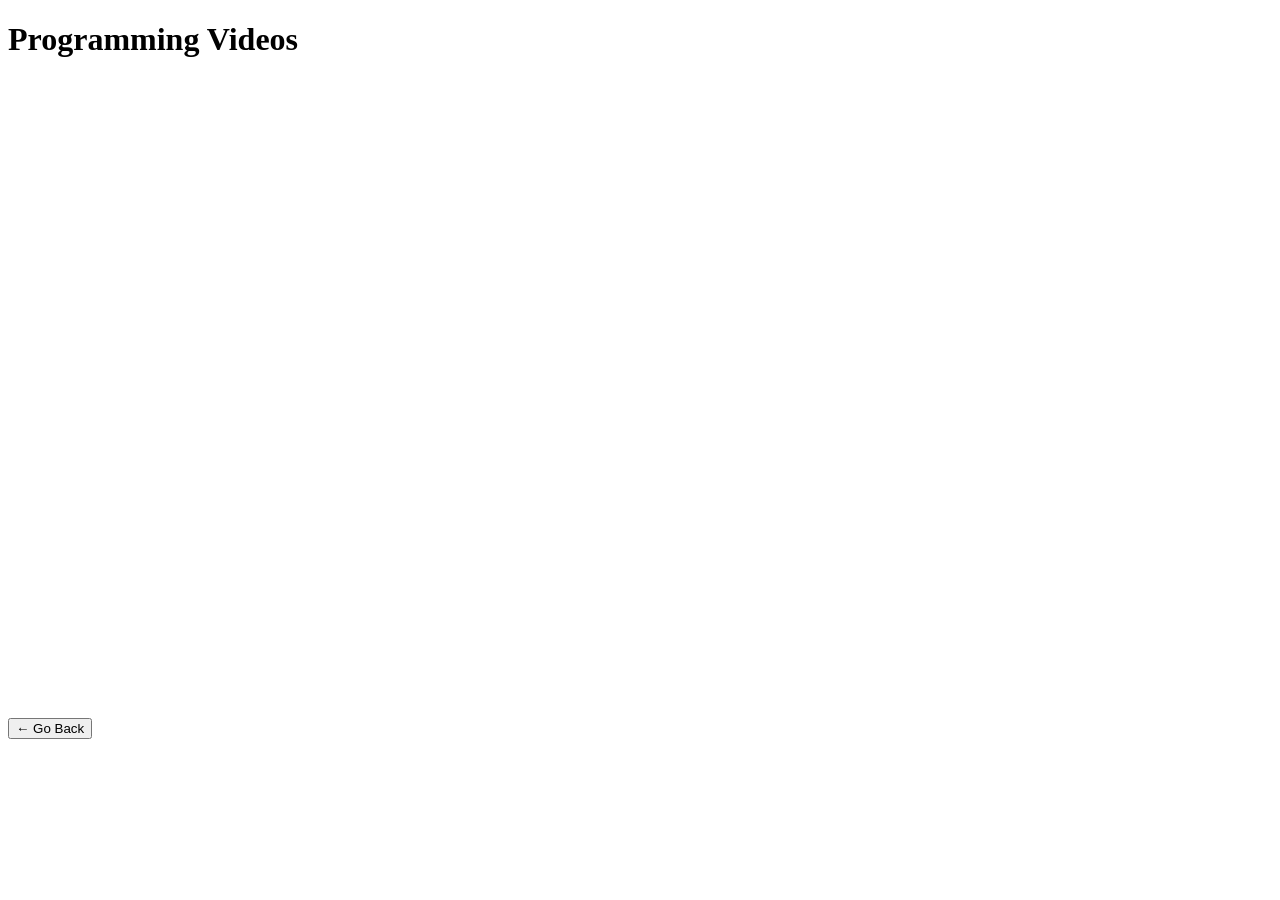
<file: programming.html>
<!DOCTYPE html>
<html lang="en">
<head>
    <meta charset="UTF-8">
    <meta name="viewport" content="width=device-width, initial-scale=1.0">
    <title>Programming |DF YouTube</title>
</head>
<body>
    <h1>Programming Videos</h1>
    <div>
    <iframe width="560" height="315" src="https://www.youtube.com/embed/rQoqCP7LX60?si=I1SV9snMc7TN7GwM" title="YouTube video player" frameborder="0" allow="accelerometer; 
    autoplay; clipboard-write; encrypted-media; gyroscope; picture-in-picture; web-share" referrerpolicy="strict-origin-when-cross-origin" allowfullscreen></iframe>     

    <iframe width="560" height="315" src="https://www.youtube.com/embed/7PSfRdeY5qE?si=9PM0YWElwdLmGJIG" title="YouTube video player" frameborder="0" allow="accelerometer; 
    autoplay; clipboard-write; encrypted-media; gyroscope; picture-in-picture; web-share" referrerpolicy="strict-origin-when-cross-origin" allowfullscreen></iframe>

    <iframe width="560" height="315" src="https://www.youtube.com/embed/wYvrBXUfFfw?si=vChXKGbBhgHymCZP" title="YouTube video player" frameborder="0" allow="accelerometer; 
    autoplay; clipboard-write; encrypted-media; gyroscope; picture-in-picture; web-share" referrerpolicy="strict-origin-when-cross-origin" allowfullscreen></iframe>

    <iframe width="560" height="315" src="https://www.youtube.com/embed/clIcH1ALHMw?si=peMmXrrsn74CdcI1" title="YouTube video player" frameborder="0" allow="accelerometer; 
    autoplay; clipboard-write; encrypted-media; gyroscope; picture-in-picture; web-share" referrerpolicy="strict-origin-when-cross-origin" allowfullscreen></iframe>
    </div>
    <div>
        <a href="index.html"><button>&larr; Go Back</button></a>
    </div>
    
</body>
</html>
</file>
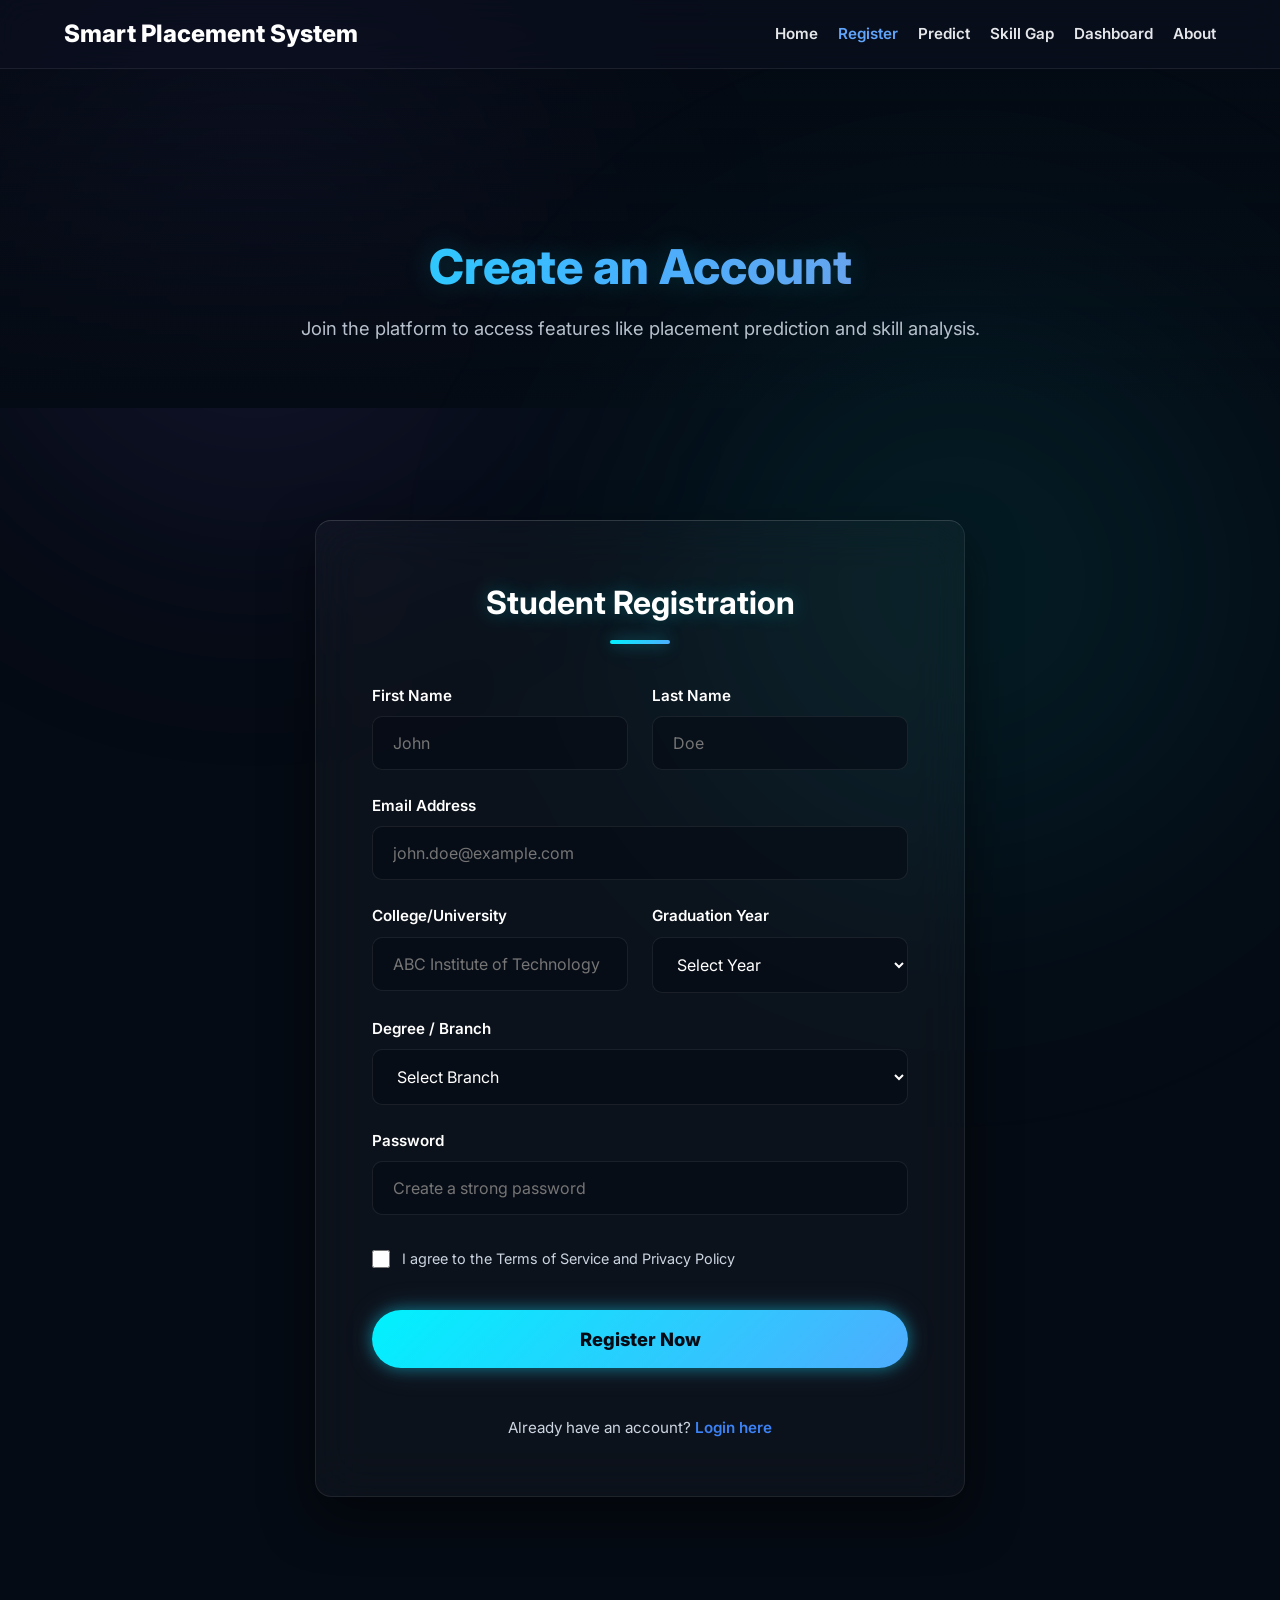
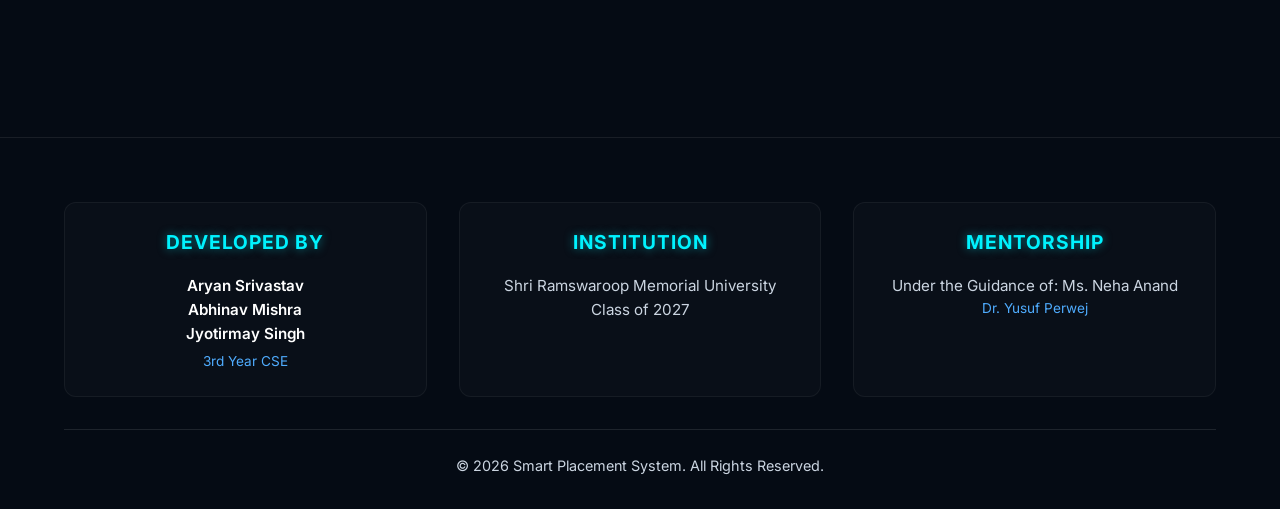
<file: register.html>
<!DOCTYPE html>
<html lang="en">
<head>
    <meta charset="UTF-8">
    <meta name="viewport" content="width=device-width, initial-scale=1.0">
    <title>Register | Smart Placement System</title>
    <link rel="stylesheet" href="styles.css">
    <link href="https://fonts.googleapis.com/css2?family=Inter:wght@400;600;800&display=swap" rel="stylesheet">
</head>
<body class="subpage">
    <!-- Navbar -->
    <nav class="navbar">
        <h2>Smart Placement System</h2>
        <ul class="nav-links">
            <li><a href="index.html">Home</a></li>
            <li><a href="register.html" class="active">Register</a></li>
            <li><a href="predict.html">Predict</a></li>
            <li><a href="skillgap.html">Skill Gap</a></li>
            <li><a href="dashboard.html">Dashboard</a></li>
            <li><a href="about.html">About</a></li>
        </ul>
        <div class="menu-toggle">☰</div>
    </nav>

    <!-- Page Header -->
    <header class="page-header">
        <!-- Background Video -->
        <video autoplay loop muted playsinline class="video-bg">
            <source src="https://assets.mixkit.co/videos/preview/mixkit-abstract-technology-network-lines-and-dots-27351-large.mp4" type="video/mp4">
        </video>
        <div class="header-content">
            <h1>Create an Account</h1>
            <p>Join the platform to access features like placement prediction and skill analysis.</p>
        </div>
    </header>

    <!-- Registration Form Section -->
    <section class="section register-section">
        <div class="form-container glass-panel">
            <h2>Student Registration</h2>
            <form onsubmit="registerUser(event)" class="auth-form">
                
                <div class="form-row">
                    <div class="form-group">
                        <label for="fname">First Name</label>
                        <input type="text" id="fname" name="fname" placeholder="John" required>
                    </div>
                    <div class="form-group">
                        <label for="lname">Last Name</label>
                        <input type="text" id="lname" name="lname" placeholder="Doe" required>
                    </div>
                </div>

                <div class="form-group">
                    <label for="email">Email Address</label>
                    <input type="email" id="email" name="email" placeholder="john.doe@example.com" required>
                </div>

                <div class="form-row">
                    <div class="form-group">
                        <label for="college">College/University</label>
                        <input type="text" id="college" name="college" placeholder="ABC Institute of Technology" required>
                    </div>
                    <div class="form-group">
                        <label for="year">Graduation Year</label>
                        <select id="year" name="year" required>
                            <option value="">Select Year</option>
                            <option value="2026">2026</option>
                            <option value="2027">2027</option>
                            <option value="2028">2028</option>
                            <option value="2029">2029</option>
                        </select>
                    </div>
                </div>

                <div class="form-group">
                    <label for="branch">Degree / Branch</label>
                    <select id="branch" name="branch" required>
                        <option value="">Select Branch</option>
                        <option value="cse">Computer Science Engineering (CSE)</option>
                        <option value="it">Information Technology (IT)</option>
                        <option value="data">Data Science & AI</option>
                        <option value="ece">Electronics & Communication</option>
                        <option value="other">Other</option>
                    </select>
                </div>

                <div class="form-group">
                    <label for="password">Password</label>
                    <input type="password" id="password" name="password" placeholder="Create a strong password" required>
                </div>

                <div class="form-group checkbox-group">
                    <input type="checkbox" id="terms" name="terms" required>
                    <label for="terms">I agree to the Terms of Service and Privacy Policy</label>
                </div>

                <button type="submit" class="cta-btn full-width">Register Now</button>
                
                <p class="auth-links">Already have an account? <a href="#">Login here</a></p>
            </form>
        </div>
    </section>

    <!-- Footer -->
    <footer class="footer">
        <div class="footer-content">
            <div class="footer-details">
                <h3>Developed By</h3>
                <p class="name"><a href="https://www.linkedin.com/in/aryan-srivastav-42462b19b" target="_blank" class="linkedin-link">Aryan Srivastav</a><br>Abhinav Mishra<br>Jyotirmay Singh</p>
                <p class="role">3rd Year CSE</p>
            </div>
            <div class="footer-details">
                <h3>Institution</h3>
                <p>Shri Ramswaroop Memorial University</p>
                <p>Class of 2027</p>
            </div>
            <div class="footer-details">
                <h3>Mentorship</h3>
                <p>Under the Guidance of: Ms. Neha Anand</p>
                <p class="guide">Dr. Yusuf Perwej</p>
            </div>
        </div>
        <div class="footer-bottom">
            <p>&copy; 2026 Smart Placement System. All Rights Reserved.</p>
        </div>
    </footer>

    <script src="script.js"></script>
</body>
</html>
</file>
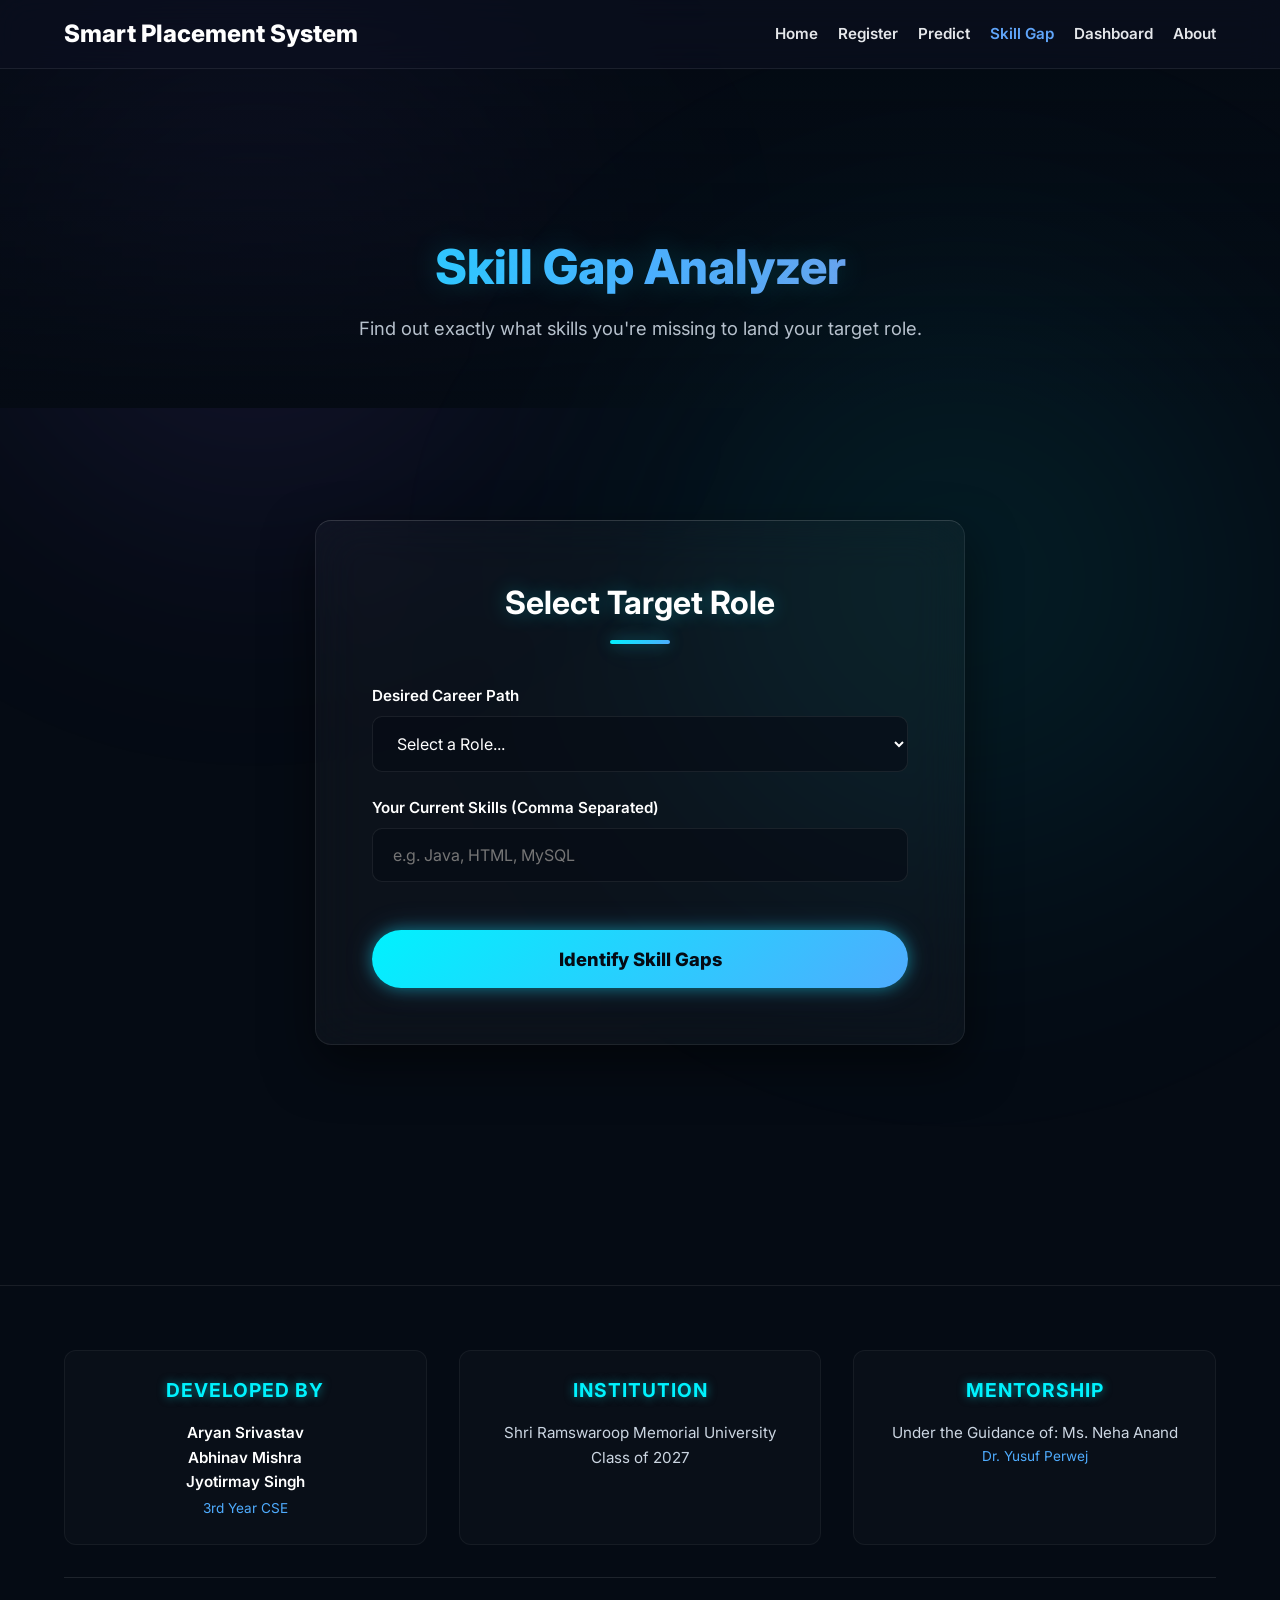
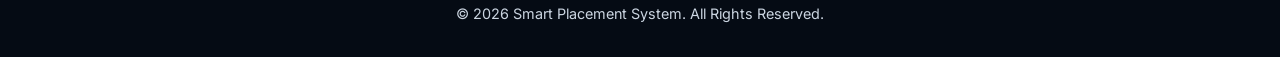
<file: skillgap.html>
<!DOCTYPE html>
<html lang="en">
<head>
    <meta charset="UTF-8">
    <meta name="viewport" content="width=device-width, initial-scale=1.0">
    <title>Skill Gap Analyzer | Smart Placement System</title>
    <link rel="stylesheet" href="styles.css">
    <link href="https://fonts.googleapis.com/css2?family=Inter:wght@400;600;800&display=swap" rel="stylesheet">
</head>
<body class="subpage">
    <!-- Navbar -->
    <nav class="navbar">
        <h2>Smart Placement System</h2>
        <ul class="nav-links">
            <li><a href="index.html">Home</a></li>
            <li><a href="register.html">Register</a></li>
            <li><a href="predict.html">Predict</a></li>
            <li><a href="skillgap.html" class="active">Skill Gap</a></li>
            <li><a href="dashboard.html">Dashboard</a></li>
            <li><a href="about.html">About</a></li>
        </ul>
        <div class="menu-toggle">☰</div>
    </nav>

    <!-- Page Header -->
    <header class="page-header">
        <!-- Background Video -->
        <video autoplay loop muted playsinline class="video-bg">
            <source src="https://assets.mixkit.co/videos/preview/mixkit-abstract-technology-network-lines-and-dots-27351-large.mp4" type="video/mp4">
        </video>
        <div class="header-content">
            <h1>Skill Gap Analyzer</h1>
            <p>Find out exactly what skills you're missing to land your target role.</p>
        </div>
    </header>

    <!-- Analyzer Form Section -->
    <section class="section">
        <div class="form-container">
            <h2>Select Target Role</h2>
            <form id="analyzerForm" class="auth-form" onsubmit="event.preventDefault(); analyze();">
                
                <div class="form-group">
                    <label for="role">Desired Career Path</label>
                    <select id="role" name="role" required>
                        <option value="">Select a Role...</option>
                        <option value="frontend">Frontend Developer</option>
                        <option value="backend">Backend Developer</option>
                        <option value="data">Data Scientist / Analyst</option>
                        <option value="devops">DevOps Engineer</option>
                        <option value="mobile">Mobile App Developer</option>
                    </select>
                </div>

                <div class="form-group">
                    <label for="current-skills">Your Current Skills (Comma Separated)</label>
                    <input type="text" id="current-skills" name="current-skills" placeholder="e.g. Java, HTML, MySQL" required>
                </div>

                <button type="submit" class="cta-btn full-width" style="margin-top: 1.5rem;">Identify Skill Gaps</button>
                
                <!-- Result Display Area -->
                <div id="analyzer-result" class="result" style="display:none; margin-top: 2rem; padding: 2rem; background: #fffbeb; border-left: 4px solid #f59e0b; border-radius: 8px;">
                    <!-- Content populated by script.js -->
                </div>

            </form>
        </div>
    </section>

    <!-- Footer -->
    <footer class="footer">
        <div class="footer-content">
            <div class="footer-details">
                <h3>Developed By</h3>
                <p class="name"><a href="https://www.linkedin.com/in/aryan-srivastav-42462b19b" target="_blank" class="linkedin-link">Aryan Srivastav</a><br>Abhinav Mishra<br>Jyotirmay Singh</p>
                <p class="role">3rd Year CSE</p>
            </div>
            <div class="footer-details">
                <h3>Institution</h3>
                <p>Shri Ramswaroop Memorial University</p>
                <p>Class of 2027</p>
            </div>
            <div class="footer-details">
                <h3>Mentorship</h3>
                <p>Under the Guidance of: Ms. Neha Anand</p>
                <p class="guide">Dr. Yusuf Perwej</p>
            </div>
        </div>
        <div class="footer-bottom">
            <p>&copy; 2026 Smart Placement System. All Rights Reserved.</p>
        </div>
    </footer>

    <script src="script.js"></script>
</body>
</html>
</file>
<file: styles.css>
:root {
    --primary: #3b82f6;
    --primary-dark: #2563eb;
    --secondary: rgba(10, 15, 30, 0.7);
    --accent: #00f2fe; /* Bright neon cyan accent */
    --accent-secondary: #4facfe;
    --bg-light: #050b14; /* Deeper space dark */
    --text-main: #ffffff;
    --text-muted: #cbd5e1;
    --card-bg: rgba(255, 255, 255, 0.03); /* Lighter glass */
    --glass-border: rgba(255, 255, 255, 0.08); 
    --neon-glow: 0 0 15px rgba(0, 242, 254, 0.4), 0 0 30px rgba(79, 172, 254, 0.2);
    --gradient: linear-gradient(135deg, #00f2fe 0%, #4facfe 100%);
    --gradient-text: linear-gradient(to right, #00f2fe, #4facfe, #a18cd1);
}

* {
    margin: 0;
    padding: 0;
    box-sizing: border-box;
    font-family: 'Inter', Arial, sans-serif;
}

body {
    background-color: var(--bg-light);
    color: var(--text-main);
    line-height: 1.6;
    overflow-x: hidden;
    position: relative;
}

/* Background gradient blobs for Glass Effect */
body::before, body::after {
    content: '';
    position: fixed;
    border-radius: 50%;
    filter: blur(120px);
    z-index: -1;
    animation: pulseBlob 15s infinite alternate ease-in-out;
}

body::before {
    top: -10vw;
    left: -10vw;
    width: 60vw;
    height: 60vw;
    background: radial-gradient(circle, rgba(139, 92, 246, 0.15) 0%, transparent 70%);
}

body::after {
    bottom: -10vw;
    right: -10vw;
    width: 70vw;
    height: 70vw;
    background: radial-gradient(circle, rgba(0, 242, 254, 0.1) 0%, transparent 70%);
    animation-delay: -5s;
}

@keyframes pulseBlob {
    0% { transform: scale(1) translate(0, 0); opacity: 0.7; }
    50% { transform: scale(1.2) translate(50px, -50px); opacity: 1; }
    100% { transform: scale(0.9) translate(-30px, 30px); opacity: 0.6; }
}

/* 1. Navbar */
.navbar {
    background-color: var(--secondary);
    backdrop-filter: blur(16px);
    -webkit-backdrop-filter: blur(16px);
    border-bottom: 1px solid var(--glass-border);
    color: white;
    padding: 15px 5%;
    display: flex;
    justify-content: space-between;
    align-items: center;
    position: fixed;
    width: 100%;
    top: 0;
    z-index: 1000;
}

.navbar h2 {
    font-size: 1.5rem;
    font-weight: 800;
    margin: 0;
}

.nav-links {
    list-style: none;
    display: flex;
    gap: 20px;
}

.nav-links li a {
    color: #e5e7eb;
    text-decoration: none;
    font-weight: 600;
    font-size: 0.95rem;
    transition: color 0.3s ease;
}

.nav-links li a:hover, .nav-links li a.active {
    color: #60a5fa;
}

.menu-toggle {
    display: none;
    font-size: 1.5rem;
    cursor: pointer;
}

/* 2. Hero Section */
.hero {
    height: 80vh;
    min-height: 500px;
    background: transparent;
    color: white;
    display: flex;
    align-items: center;
    justify-content: center;
    text-align: center;
    padding: 0 5%;
    position: relative;
    overflow: hidden;
    margin-top: 60px; /* Offset for navbar */
}

/* Background video styles */
.video-bg {
    position: absolute;
    top: 50%;
    left: 50%;
    min-width: 100%;
    min-height: 100%;
    transform: translate(-50%, -50%);
    z-index: -2;
    object-fit: cover;
    opacity: 0.25;
    pointer-events: none;
    mix-blend-mode: screen;
}

.hero::before, .page-header::before {
    content: '';
    position: absolute;
    top: 0; left: 0; right: 0; bottom: 0;
    background: linear-gradient(to bottom, rgba(5, 11, 20, 0.4), var(--bg-light));
    z-index: -1;
}

.hero-content {
    max-width: 800px;
    z-index: 10;
    animation: slideUp 0.8s ease-out;
}

.hero h1 {
    font-size: 4rem;
    font-weight: 800;
    line-height: 1.2;
    margin-bottom: 1.5rem;
    background: var(--gradient-text);
    -webkit-background-clip: text;
    background-clip: text;
    color: transparent;
    text-shadow: 0 0 40px rgba(0, 242, 254, 0.3);
    letter-spacing: -1px;
}

.hero p {
    font-size: 1.3rem;
    margin-bottom: 2.5rem;
    color: #e2e8f0;
    max-width: 700px;
    margin-left: auto;
    margin-right: auto;
    font-weight: 400;
}

.cta-btn {
    background: var(--gradient);
    color: #050b14;
    border: none;
    padding: 1.1rem 2.8rem;
    font-size: 1.15rem;
    font-weight: 800;
    border-radius: 50px;
    cursor: pointer;
    box-shadow: var(--neon-glow);
    transition: all 0.4s cubic-bezier(0.175, 0.885, 0.32, 1.275);
    position: relative;
    overflow: hidden;
    z-index: 1;
}

.cta-btn::before {
    content: '';
    position: absolute;
    top: 0; left: 0; right: 0; bottom: 0;
    background: linear-gradient(135deg, #4facfe 0%, #00f2fe 100%);
    opacity: 0;
    z-index: -1;
    transition: opacity 0.4s ease;
}

.cta-btn:hover {
    transform: translateY(-5px) scale(1.05);
    box-shadow: 0 0 25px rgba(0, 242, 254, 0.6), 0 0 50px rgba(79, 172, 254, 0.4);
    color: white;
}

.cta-btn:hover::before {
    opacity: 1;
}

/* Decorative shapes for Hero */
.shape {
    position: absolute;
    border-radius: 50%;
    background: rgba(255, 255, 255, 0.05);
    z-index: 1;
}

.shape-1 {
    width: 300px;
    height: 300px;
    top: -50px;
    left: -100px;
}

.shape-2 {
    width: 600px;
    height: 600px;
    bottom: -200px;
    right: -150px;
}

/* Floating Tech Emojis */
.floating-emoji {
    position: absolute;
    z-index: 2;
    opacity: 0.8;
    animation: float 6s ease-in-out infinite;
    user-select: none;
    pointer-events: none;
    filter: drop-shadow(0 4px 6px rgba(0,0,0,0.3));
}

.e-1 { top: 15%; left: 10%; animation-delay: 0s; font-size: 3rem; }
.e-2 { top: 25%; right: 15%; animation-delay: 1.2s; font-size: 2rem; }
.e-3 { bottom: 20%; left: 15%; animation-delay: 2.5s; font-size: 2.5rem; }
.e-4 { bottom: 30%; right: 10%; animation-delay: 3.8s; font-size: 3rem; }
.e-5 { top: 50%; left: 5%; animation-delay: 1.5s; font-size: 2rem; }

@keyframes float {
    0% { transform: translateY(0px) rotate(0deg); }
    50% { transform: translateY(-20px) rotate(10deg); }
    100% { transform: translateY(0px) rotate(0deg); }
}

/* General Section Styling */
.section {
    padding: 5rem 5%;
}

.section-header {
    text-align: center;
    margin-bottom: 3.5rem;
}

.section-header h2 {
    font-size: 2.5rem;
    color: var(--text-main);
    position: relative;
    display: inline-block;
}

.section-header h2::after {
    content: '';
    position: absolute;
    bottom: -10px;
    left: 50%;
    transform: translateX(-50%);
    width: 50px;
    height: 4px;
    background-color: var(--accent);
    border-radius: 2px;
}

.section-header p {
    color: var(--text-muted);
    margin-top: 1rem;
    font-size: 1.1rem;
}

/* 3. How It Works */
.how-it-works {
    display: flex;
    justify-content: center;
    gap: 2rem;
    flex-wrap: wrap;
    max-width: 1100px;
    margin: 0 auto;
}

.card {
    background: var(--card-bg);
    backdrop-filter: blur(20px);
    -webkit-backdrop-filter: blur(20px);
    border: 1px solid var(--glass-border);
    border-top: 1px solid rgba(255, 255, 255, 0.2);
    border-left: 1px solid rgba(255, 255, 255, 0.2);
    padding: 3rem 2rem;
    border-radius: 16px;
    text-align: center;
    flex: 1;
    min-width: 280px;
    box-shadow: 0 10px 40px -10px rgba(0, 0, 0, 0.5);
    transition: all 0.4s cubic-bezier(0.175, 0.885, 0.32, 1.275);
    position: relative;
    overflow: hidden;
}

.card::after {
    content: '';
    position: absolute;
    top: 0;
    left: -100%;
    width: 50%;
    height: 100%;
    background: linear-gradient(to right, transparent, rgba(255, 255, 255, 0.05), transparent);
    transform: skewX(-20deg);
    transition: all 0.6s ease;
}

.card:hover::after {
    left: 150%;
}

.card:hover {
    transform: translateY(-12px);
    background: rgba(255, 255, 255, 0.05);
    box-shadow: 0 20px 50px -10px rgba(0, 242, 254, 0.2);
    border-color: rgba(0, 242, 254, 0.3);
}

.icon-wrapper {
    width: 60px;
    height: 60px;
    background: var(--gradient);
    border-radius: 50%;
    display: flex;
    align-items: center;
    justify-content: center;
    margin: 0 auto 1.5rem;
    color: #050b14;
    font-size: 1.8rem;
    font-weight: 800;
    box-shadow: var(--neon-glow);
}

.card h3 {
    margin-bottom: 0.5rem;
    color: var(--text-main);
    font-size: 1.25rem;
}

.card p {
    color: var(--text-muted);
}

/* 4. Features Section */
.features-section {
    background-color: transparent;
}

.features {
    display: grid;
    grid-template-columns: repeat(auto-fit, minmax(200px, 1fr));
    gap: 1.5rem;
    max-width: 1000px;
    margin: 0 auto;
}

.feature-box {
    background: var(--card-bg);
    backdrop-filter: blur(16px);
    -webkit-backdrop-filter: blur(16px);
    padding: 1.5rem 2rem;
    border-radius: 12px;
    display: flex;
    align-items: center;
    gap: 1.25rem;
    font-weight: 600;
    font-size: 1.1rem;
    color: var(--text-main);
    border: 1px solid var(--glass-border);
    border-top: 1px solid rgba(255, 255, 255, 0.15);
    transition: all 0.3s ease;
    flex: 1;
    min-width: 250px;
    box-shadow: 0 10px 30px rgba(0, 0, 0, 0.3);
    word-wrap: break-word;
}

.feature-box:hover {
    background: rgba(255, 255, 255, 0.08);
    border-color: var(--accent);
    transform: translateY(-5px) scale(1.02);
    box-shadow: var(--neon-glow);
}

.check-icon {
    color: var(--accent);
    font-size: 1.5rem;
    font-weight: bold;
    text-shadow: 0 0 10px rgba(0, 242, 254, 0.8);
}

/* 5. Tech Stack Section */
.tech-stack {
    display: flex;
    justify-content: center;
    gap: 2rem;
    flex-wrap: wrap;
    max-width: 800px;
    margin: 0 auto;
}

.tech-card {
    background: var(--card-bg);
    backdrop-filter: blur(12px);
    -webkit-backdrop-filter: blur(12px);
    padding: 1.5rem 2rem;
    border-radius: 10px;
    text-align: center;
    border: 1px solid var(--glass-border);
    min-width: 180px;
    box-shadow: 0 8px 32px 0 rgba(0, 0, 0, 0.2);
    transition: transform 0.3s ease, background 0.3s ease, box-shadow 0.3s ease;
}

.tech-card:hover {
    transform: translateY(-8px);
    background: rgba(255, 255, 255, 0.1);
    box-shadow: 0 12px 40px 0 rgba(0, 0, 0, 0.4);
    border-color: rgba(255, 255, 255, 0.3);
}

.tech-title {
    display: block;
    color: var(--text-muted);
    font-size: 0.85rem;
    text-transform: uppercase;
    letter-spacing: 1px;
    margin-bottom: 0.5rem;
}

.tech-name {
    font-size: 1.3rem;
    color: var(--accent);
}

/* 6. Footer */
.footer {
    background: var(--bg-light);
    border-top: 1px solid var(--glass-border);
    padding: 4rem 5% 2rem;
    margin-top: 5rem;
    position: relative;
}

.footer-content {
    display: flex;
    justify-content: space-around;
    flex-wrap: wrap;
    gap: 2rem;
    max-width: 1200px;
    margin: 0 auto;
}

.footer-details {
    text-align: center;
    background: rgba(255, 255, 255, 0.02);
    padding: 1.5rem 2rem;
    border-radius: 12px;
    border: 1px solid rgba(255, 255, 255, 0.05);
    flex: 1;
    min-width: 250px;
    transition: transform 0.3s ease;
}

.footer-details:hover {
    transform: translateY(-5px);
    background: rgba(255, 255, 255, 0.04);
}

.footer-details h3 {
    color: var(--accent);
    margin-bottom: 1rem;
    font-size: 1.2rem;
    letter-spacing: 1px;
    text-transform: uppercase;
    text-shadow: 0 0 10px rgba(0, 242, 254, 0.5);
}

.footer-details p {
    color: var(--text-muted);
    font-size: 0.95rem;
    line-height: 1.6;
}

.footer-details .name {
    color: var(--text-main);
    font-weight: 600;
    margin-bottom: 0.25rem;
}

.linkedin-link {
    color: var(--text-main);
    text-decoration: none;
    transition: all 0.3s ease;
}

.linkedin-link:hover {
    color: var(--accent);
    text-shadow: 0 0 10px rgba(0, 242, 254, 0.8);
}

.footer-details .role, .footer-details .guide {
    font-size: 0.85rem;
    color: var(--accent-secondary);
}

.footer-bottom {
    text-align: center;
    border-top: 1px solid rgba(255, 255, 255, 0.1);
    padding-top: 1.5rem;
    margin-top: 2rem;
    font-size: 0.9rem;
    color: var(--text-muted);
}

/* Animations */
@keyframes slideUp {
    from { opacity: 0; transform: translateY(30px); }
    to { opacity: 1; transform: translateY(0); }
}

/* Responsive constraints */
@media (max-width: 768px) {
    .nav-links { display: none; }
    .menu-toggle { display: block; }
    .hero h1 { font-size: 2.5rem; }
    .footer-content { flex-direction: column; text-align: center; }
}
/* ==== Subpage Styles ==== */

body.subpage .navbar {
    position: sticky;
}

.page-header {
    background: transparent;
    color: white;
    text-align: center;
    padding: 10rem 5% 4rem;
    margin-bottom: 2rem; 
    position: relative;
    overflow: hidden;
}

.page-header::before {
    content: '';
    position: absolute;
    top: 0; left: 0; right: 0; bottom: 0;
    background: linear-gradient(to bottom, rgba(5, 11, 20, 0.4), var(--bg-light));
    z-index: -1;
}

.page-header h1 {
    font-size: 3rem;
    font-weight: 800;
    margin-bottom: 0.5rem;
    background: var(--gradient-text);
    -webkit-background-clip: text;
    background-clip: text;
    color: transparent;
    text-shadow: 0 0 30px rgba(0, 242, 254, 0.2);
}

.page-header p {
    font-size: 1.15rem;
    color: var(--text-muted);
    opacity: 0.9;
}

/* Auth / Registration Form Specifics */
.form-container {
    max-width: 650px;
    margin: 0 auto 5rem;
    padding: 3.5rem;
    background: var(--card-bg);
    backdrop-filter: blur(24px);
    -webkit-backdrop-filter: blur(24px);
    border-radius: 16px;
    box-shadow: 0 20px 50px rgba(0,0,0,0.5);
    border: 1px solid var(--glass-border);
    border-top: 1px solid rgba(255, 255, 255, 0.15);
    position: relative;
    z-index: 10;
}

.form-container h2 {
    text-align: center;
    margin-bottom: 2.5rem;
    color: var(--text-main);
    font-size: 2rem;
    position: relative;
    padding-bottom: 1rem;
    text-shadow: 0 0 20px rgba(0, 242, 254, 0.3);
}

.form-container h2::after {
    content: '';
    position: absolute;
    bottom: 0;
    left: 50%;
    transform: translateX(-50%);
    width: 60px;
    height: 4px;
    background: var(--gradient);
    border-radius: 2px;
    box-shadow: var(--neon-glow);
}

.auth-form {
    display: flex;
    flex-direction: column;
    gap: 1.5rem;
}

.form-group {
    display: flex;
    flex-direction: column;
    gap: 0.5rem;
}

.form-row {
    display: flex;
    gap: 1.5rem;
}

.form-row .form-group {
    flex: 1;
}

.auth-form label {
    font-weight: 600;
    color: var(--text-main);
    font-size: 0.95rem;
}

.auth-form input[type="text"],
.auth-form input[type="email"],
.auth-form input[type="password"],
.auth-form input[type="number"],
.auth-form select {
    width: 100%;
    padding: 1rem 1.25rem;
    border: 1px solid var(--glass-border);
    border-radius: 10px;
    background-color: rgba(5, 11, 20, 0.6);
    font-size: 1rem;
    color: var(--text-main);
    transition: all 0.3s ease;
}

.auth-form select option {
    background-color: var(--bg-light);
    color: var(--text-main);
}

.auth-form input:focus,
.auth-form select:focus {
    outline: none;
    border-color: var(--accent);
    box-shadow: 0 0 15px rgba(0, 242, 254, 0.2), inset 0 0 10px rgba(0, 242, 254, 0.1);
    background-color: rgba(5, 11, 20, 0.9);
}

.checkbox-group {
    flex-direction: row;
    align-items: center;
    gap: 0.75rem;
    margin-top: 0.5rem;
}

.checkbox-group input[type="checkbox"] {
    width: 18px;
    height: 18px;
    cursor: pointer;
}

.checkbox-group label {
    font-weight: 400;
    font-size: 0.9rem;
    color: var(--text-muted);
    cursor: pointer;
}

.full-width {
    width: 100%;
    margin-top: 1rem;
}

.auth-links {
    text-align: center;
    margin-top: 1.5rem;
    font-size: 0.95rem;
    color: var(--text-muted);
}

.auth-links a {
    color: var(--primary);
    text-decoration: none;
    font-weight: 600;
}

.auth-links a:hover {
    text-decoration: underline;
}

@media (max-width: 640px) {
    .form-row {
        flex-direction: column;
        gap: 1.25rem;
    }
    .form-container {
        padding: 2rem 1.5rem;
    }
}
/* Dashboard Styles */

.dashboard-container {
    max-width: 1200px;
    margin: 0 auto;
    padding: 2rem 5%;
}

.dashboard-header {
    display: flex;
    justify-content: space-between;
    align-items: center;
    margin-bottom: 2rem;
    padding-bottom: 1rem;
    border-bottom: 1px solid #e5e7eb;
}

/* Dashboard Styles */

.dashboard-container {
    max-width: 1200px;
    margin: 0 auto;
    padding: 2rem 5%;
}

.dashboard-header {
    display: flex;
    justify-content: space-between;
    align-items: center;
    margin-bottom: 2rem;
    padding-bottom: 1rem;
    border-bottom: 1px solid var(--glass-border);
}

.dashboard-header h1 {
    font-size: 2rem;
    color: var(--text-main);
}

.user-profile {
    display: flex;
    align-items: center;
    gap: 1rem;
}

.avatar {
    width: 50px;
    height: 50px;
    background-color: var(--primary);
    color: white;
    border-radius: 50%;
    display: flex;
    align-items: center;
    justify-content: center;
    font-size: 1.2rem;
    font-weight: bold;
}

/* Dashboard Grid Overview */
.dashboard-grid {
    display: grid;
    grid-template-columns: repeat(auto-fit, minmax(250px, 1fr));
    gap: 1.5rem;
    margin-bottom: 3rem;
}

.dash-card {
    background: var(--card-bg);
    backdrop-filter: blur(20px);
    -webkit-backdrop-filter: blur(20px);
    padding: 1.8rem;
    border-radius: 16px;
    box-shadow: 0 10px 30px rgba(0, 0, 0, 0.3);
    border: 1px solid var(--glass-border);
    border-top: 1px solid rgba(255, 255, 255, 0.15);
    display: flex;
    flex-direction: column;
    justify-content: space-between;
    transition: all 0.3s ease;
}

.dash-card:hover {
    transform: translateY(-5px);
    background: rgba(255, 255, 255, 0.05);
    box-shadow: 0 15px 40px rgba(0, 242, 254, 0.15);
    border-color: rgba(0, 242, 254, 0.2);
}

.dash-card h3 {
    color: var(--text-muted);
    font-size: 0.95rem;
    text-transform: uppercase;
    letter-spacing: 0.5px;
    margin-bottom: 0.5rem;
}

.dash-card .value {
    font-size: 2.2rem;
    font-weight: 800;
    color: var(--text-main);
}

.dash-card .value.success { text-shadow: 0 0 10px rgba(22, 163, 74, 0.5); color: #4ade80; }
.dash-card .value.warning { text-shadow: 0 0 10px rgba(245, 158, 11, 0.5); color: #fbbf24; }
.dash-card .value.primary { text-shadow: 0 0 10px rgba(96, 165, 250, 0.5); color: var(--accent); }

.dash-card .trend {
    font-size: 0.85rem;
    color: #4ade80;
    font-weight: 600;
    margin-top: 0.5rem;
}

/* Detailed Sections Layout */
.dashboard-content-grid {
    display: grid;
    grid-template-columns: 2fr 1fr;
    gap: 2rem;
}

.panel {
    background: var(--card-bg);
    backdrop-filter: blur(24px);
    -webkit-backdrop-filter: blur(24px);
    padding: 2.5rem;
    border-radius: 16px;
    box-shadow: 0 15px 40px rgba(0, 0, 0, 0.4);
    border: 1px solid var(--glass-border);
    border-top: 1px solid rgba(255, 255, 255, 0.15);
}

.panel h2 {
    font-size: 1.25rem;
    color: var(--text-main);
    margin-bottom: 1.5rem;
    border-bottom: 1px solid rgba(255, 255, 255, 0.1);
    padding-bottom: 0.75rem;
}

/* Progress Bars */
.skill-bar {
    margin-bottom: 1rem;
}

.skill-bar .label-row {
    display: flex;
    justify-content: space-between;
    margin-bottom: 0.25rem;
    font-size: 0.9rem;
    font-weight: 600;
}

.progress-track {
    width: 100%;
    height: 8px;
    background-color: rgba(255, 255, 255, 0.1);
    border-radius: 4px;
    overflow: hidden;
}

.progress-fill {
    height: 100%;
    background: var(--gradient);
    border-radius: 4px;
    box-shadow: 0 0 10px rgba(0, 242, 254, 0.5);
    position: relative;
    overflow: hidden;
}

.progress-fill::after {
    content: '';
    position: absolute;
    top: 0; left: 0; bottom: 0; right: 0;
    background: linear-gradient(90deg, transparent, rgba(255,255,255,0.4), transparent);
    animation: shine 2s infinite linear;
}

@keyframes shine {
    0% { transform: translateX(-100%); }
    100% { transform: translateX(100%); }
}

/* Timeline/Activity List */
.activity-list {
    list-style: none;
}

.activity-list li {
    padding: 1rem 0;
    border-bottom: 1px solid rgba(255, 255, 255, 0.1);
    display: flex;
    gap: 1rem;
}

.activity-list li:last-child {
    border-bottom: none;
}

.activity-date {
    font-size: 0.8rem;
    color: var(--text-muted);
    min-width: 80px;
}

.activity-detail {
    font-size: 0.95rem;
    color: var(--text-main);
}

@media (max-width: 900px) {
    .dashboard-content-grid {
        grid-template-columns: 1fr;
    }
}

/* Custom Webkit Scrollbar */
::-webkit-scrollbar {
    width: 10px;
}

::-webkit-scrollbar-track {
    background: var(--bg-light); 
}

::-webkit-scrollbar-thumb {
    background: rgba(255, 255, 255, 0.2); 
    border-radius: 5px;
}

::-webkit-scrollbar-thumb:hover {
    background: rgba(0, 242, 254, 0.5); 
}
</file>
